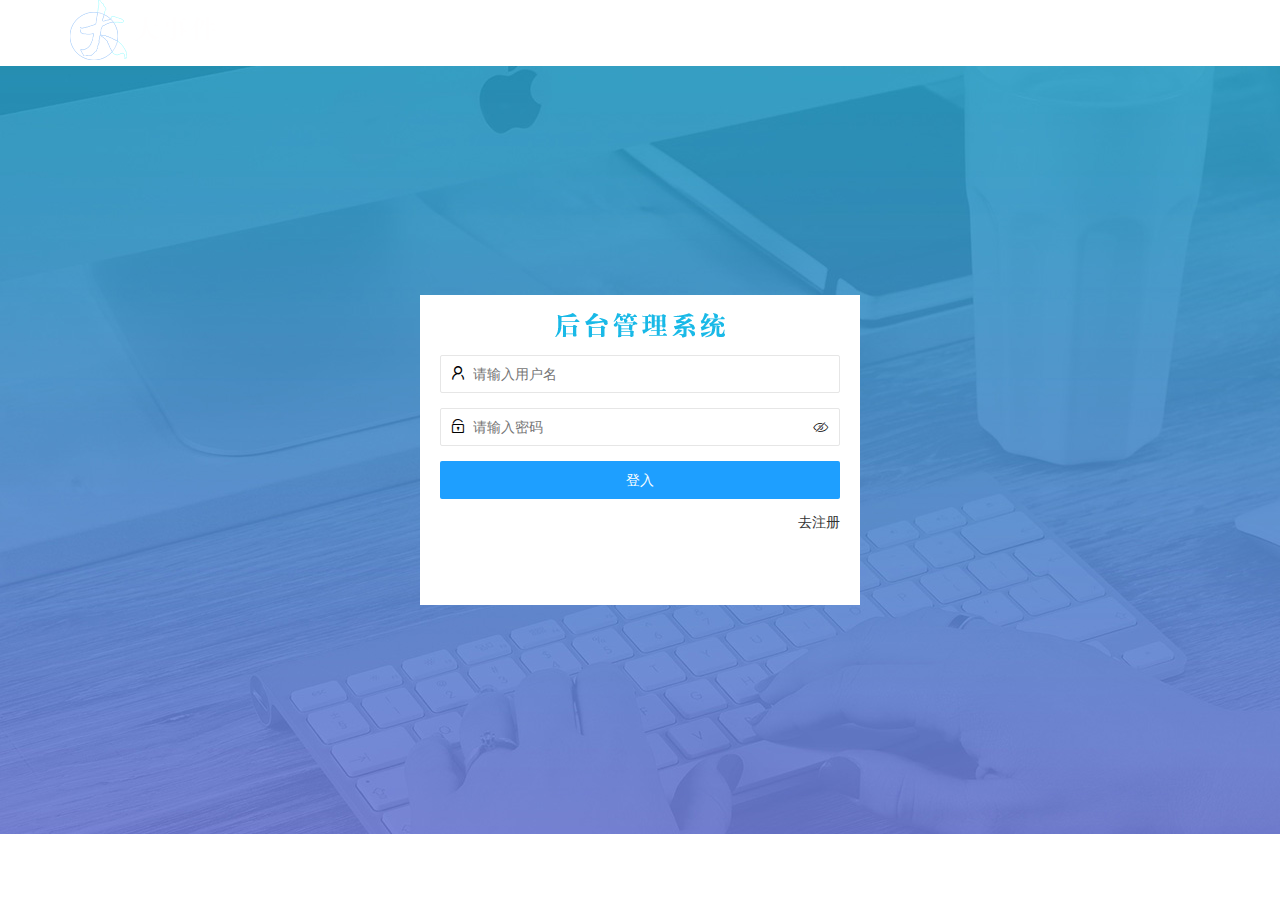
<file: login.html>
<!DOCTYPE html>
<html lang="en">

<head>
    <meta charset="UTF-8">
    <meta http-equiv="X-UA-Compatible" content="IE=edge">
    <meta name="viewport" content="width=device-width, initial-scale=1.0">
    <title>Document</title>

    <link rel="stylesheet" href="./assets/lib/layui/css/layui.css" />
    <link rel="stylesheet" href="/download/font_3752671_3wz2qr16ye6/iconfont.css">
    <link rel="stylesheet" href="./assets/css/login.css" />
</head>

<body>
    <!-- logo -->
    <div class="layui-main">
        <img src="./assets/images/logo.png" alt="">
    </div>
    <!-- 登入和注册的操作区域 -->
    <div class="logAndRegBOX">
        <!-- 登入盒子 -->
        <div class="box-tittle"></div>

        <div class="login_box">
            <!-- 表单 -->
            <form class="layui-form" id="form_login">
                <div class="layui-form-item">
                    <i class="layui-icon layui-icon-username"></i>

                    <input type="text" name="username" required lay-verify="required" placeholder="请输入用户名" autocomplete="off" class="layui-input">

                </div>
                <div class="layui-form-item">
                    <i class="layui-icon layui-icon-password"></i>

                    <input type="password" name="password" required lay-verify="required|pass" placeholder="请输入密码" autocomplete="off" class="layui-input">
                    <i class="iconfont icon-yanjing_xianshi_o" id="login_icon-see" style="display: none;"></i>
                    <i class="iconfont icon-yanjing_yincang_o"></i>

                </div>
                <div class="layui-form-item">
                    <button class="layui-btn layui-btn-fluid  layui-btn-normal" lay-submit lay-filter="formDemo">登入</button>

                </div>

            </form>
            <!-- 跳转到注册的按钮 -->
            <div class="links">
                <a href="javascript:;" id="link_reg">去注册</a>
            </div>
        </div>

        <!-- 注册盒子 -->
        <div class="reg_box">
            <!-- 表单 -->
            <form class="layui-form" id="form_reg">
                <div class="layui-form-item">
                    <i class="layui-icon layui-icon-username"></i>

                    <input type="text" name="username" required lay-verify="required" placeholder="请输入用户名" autocomplete="off" class="layui-input">

                </div>
                <div class="layui-form-item">
                    <i class="layui-icon layui-icon-password"></i>

                    <input type="password" id="regPWD" name="reg_userpwd" required lay-verify="required|pass" placeholder="请输入密码" autocomplete="off" class="layui-input">
                    <i class="iconfont icon-yanjing_xianshi_o" style="display: none;"></i>
                    <i class="iconfont icon-yanjing_yincang_o"></i>

                </div>
                <div class="layui-form-item">
                    <i class="layui-icon layui-icon-password"></i>

                    <input type="password" name="reg_userpwd" required lay-verify="required|pass|repssword" placeholder="请确认密码" autocomplete="off" class="layui-input">
                    <i class="iconfont icon-yanjing_xianshi_o" style="display: none;"></i>
                    <i class="iconfont icon-yanjing_yincang_o"></i>

                </div>
                <div class="layui-form-item">
                    <button class="layui-btn layui-btn-fluid  layui-btn-normal" lay-submit lay-filter="formDemo">登入</button>

                </div>

            </form>
            <!-- 调转到登入的 -->
            <div class="links">
                <a href="javascript:;" id="link_login">去登入</a>
            </div>
        </div>
    </div>
    <script src="/assets/lib/layui/layui.all.js"></script>
    <script src=" /assets/lib/jquery.js "></script>
    <script src="/assets/js/baseAPI.js"></script>
    <script src="/assets/js/login.js "></script>
</body>

</html>
</file>
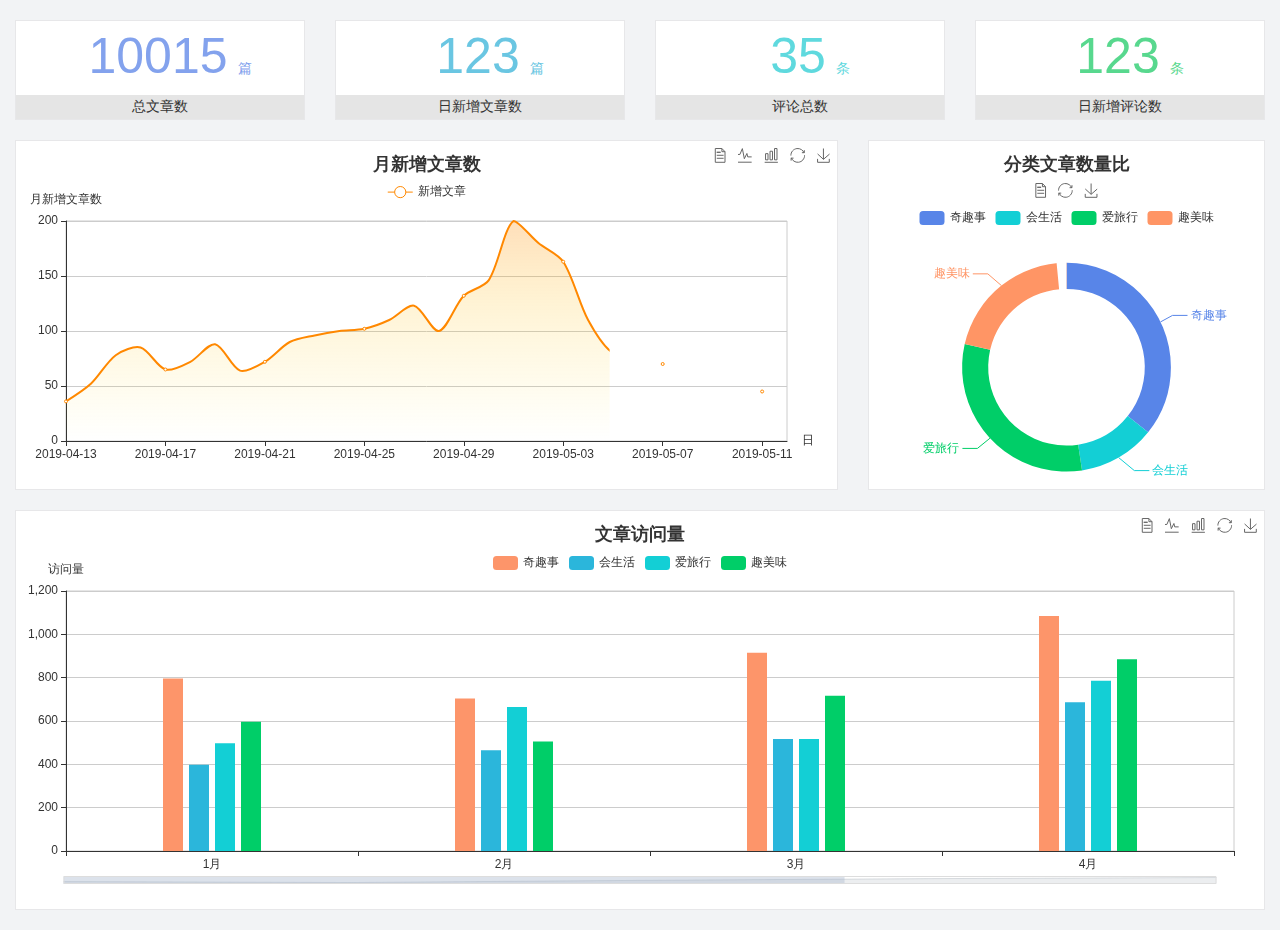
<file: home/dashboard.html>
<!DOCTYPE html>
<html lang="en">

<head>
  <meta charset="UTF-8">
  <meta name="viewport" content="width=device-width, initial-scale=1.0">
  <meta http-equiv="X-UA-Compatible" content="ie=edge">
  <title>图表统计</title>
  <link rel="stylesheet" href="../../assets/lib/bootstrap.css" />
  <link rel="stylesheet" href="../../assets/lib/main.css" />
  <script src="../../assets/lib/jquery.js"></script>
  <script type="text/javascript" src="../../assets/lib/echarts.min.js"></script>
</head>

<body>
  <div class="container-fluid">
    <div class="row spannel_list">
      <div class="col-sm-3 col-xs-6">
        <div class="spannel">
          <em>10015</em><span>篇</span>
          <b>总文章数</b>
        </div>
      </div>
      <div class="col-sm-3 col-xs-6">
        <div class="spannel scolor01">
          <em>123</em><span>篇</span>
          <b>日新增文章数</b>
        </div>
      </div>
      <div class="col-sm-3 col-xs-6">
        <div class="spannel scolor02">
          <em>35</em><span>条</span>
          <b>评论总数</b>
        </div>
      </div>
      <div class="col-sm-3 col-xs-6">
        <div class="spannel scolor03">
          <em>123</em><span>条</span>
          <b>日新增评论数</b>
        </div>
      </div>
    </div>
  </div>

  <div class="container-fluid">
    <div class="row curve-pie">
      <div class="col-lg-8 col-md-8">
        <div class="gragh_pannel" id="curve_show"></div>
      </div>
      <div class="col-lg-4 col-md-4">
        <div class="gragh_pannel" id="pie_show"></div>
      </div>
    </div>
  </div>

  <div class="container-fluid">
    <div class="column_pannel" id="column_show"></div>
  </div>

  <script>
    var oChart = echarts.init(document.getElementById('curve_show'));
    var aList_all = [
      { 'count': 36, 'date': '2019-04-13' },
      { 'count': 52, 'date': '2019-04-14' },
      { 'count': 78, 'date': '2019-04-15' },
      { 'count': 85, 'date': '2019-04-16' },
      { 'count': 65, 'date': '2019-04-17' },
      { 'count': 72, 'date': '2019-04-18' },
      { 'count': 88, 'date': '2019-04-19' },
      { 'count': 64, 'date': '2019-04-20' },
      { 'count': 72, 'date': '2019-04-21' },
      { 'count': 90, 'date': '2019-04-22' },
      { 'count': 96, 'date': '2019-04-23' },
      { 'count': 100, 'date': '2019-04-24' },
      { 'count': 102, 'date': '2019-04-25' },
      { 'count': 110, 'date': '2019-04-26' },
      { 'count': 123, 'date': '2019-04-27' },
      { 'count': 100, 'date': '2019-04-28' },
      { 'count': 132, 'date': '2019-04-29' },
      { 'count': 146, 'date': '2019-04-30' },
      { 'count': 200, 'date': '2019-05-01' },
      { 'count': 180, 'date': '2019-05-02' },
      { 'count': 163, 'date': '2019-05-03' },
      { 'count': 110, 'date': '2019-05-04' },
      { 'count': 80, 'date': '2019-05-05' },
      { 'count': 82, 'date': '2019-05-06' },
      { 'count': 70, 'date': '2019-05-07' },
      { 'count': 65, 'date': '2019-05-08' },
      { 'count': 54, 'date': '2019-05-09' },
      { 'count': 40, 'date': '2019-05-10' },
      { 'count': 45, 'date': '2019-05-11' },
      { 'count': 38, 'date': '2019-05-12' },
    ];

    let aCount = [];
    let aDate = [];

    for (var i = 0; i < aList_all.length; i++) {
      aCount.push(aList_all[i].count);
      aDate.push(aList_all[i].date);
    }

    var chartopt = {
      title: {
        text: '月新增文章数',
        left: 'center',
        top: '10'
      },
      tooltip: {
        trigger: 'axis'
      },
      legend: {
        data: ['新增文章'],
        top: '40'
      },
      toolbox: {
        show: true,
        feature: {
          mark: { show: true },
          dataView: { show: true, readOnly: false },
          magicType: { show: true, type: ['line', 'bar'] },
          restore: { show: true },
          saveAsImage: { show: true }
        }
      },
      calculable: true,
      xAxis: [
        {
          name: '日',
          type: 'category',
          boundaryGap: false,
          data: aDate
        }
      ],
      yAxis: [
        {
          name: '月新增文章数',
          type: 'value'
        }
      ],
      series: [
        {
          name: '新增文章',
          type: 'line',
          smooth: true,
          itemStyle: { normal: { areaStyle: { type: 'default' }, color: '#f80' }, lineStyle: { color: '#f80' } },
          data: aCount
        }],
      areaStyle: {
        normal: {
          color: new echarts.graphic.LinearGradient(0, 0, 0, 1, [{
            offset: 0,
            color: 'rgba(255,136,0,0.39)'
          }, {
            offset: .34,
            color: 'rgba(255,180,0,0.25)'
          }, {
            offset: 1,
            color: 'rgba(255,222,0,0.00)'
          }])

        }
      },
      grid: {
        show: true,
        x: 50,
        x2: 50,
        y: 80,
        height: 220
      }
    };

    oChart.setOption(chartopt);


    var oPie = echarts.init(document.getElementById('pie_show'));
    var oPieopt =
    {
      title: {
        top: 10,
        text: '分类文章数量比',
        x: 'center'
      },
      tooltip: {
        trigger: 'item',
        formatter: "{a} <br/>{b} : {c} ({d}%)"
      },
      color: ['#5885e8', '#13cfd5', '#00ce68', '#ff9565'],
      legend: {
        x: 'center',
        top: 65,
        data: ['奇趣事', '会生活', '爱旅行', '趣美味']
      },
      toolbox: {
        show: true,
        x: 'center',
        top: 35,
        feature: {
          mark: { show: true },
          dataView: { show: true, readOnly: false },
          magicType: {
            show: true,
            type: ['pie', 'funnel'],
            option: {
              funnel: {
                x: '25%',
                width: '50%',
                funnelAlign: 'left',
                max: 1548
              }
            }
          },
          restore: { show: true },
          saveAsImage: { show: true }
        }
      },
      calculable: true,
      series: [
        {
          name: '访问来源',
          type: 'pie',
          radius: ['45%', '60%'],
          center: ['50%', '65%'],
          data: [
            { value: 300, name: '奇趣事' },
            { value: 100, name: '会生活' },
            { value: 260, name: '爱旅行' },
            { value: 180, name: '趣美味' }
          ]
        }
      ]
    };
    oPie.setOption(oPieopt);



    var oColumn = this.echarts.init(document.getElementById('column_show'));
    var oColumnopt =
    {
      title: {
        text: '文章访问量',
        left: 'center',
        top: '10'
      },
      tooltip: {
        trigger: 'axis'
      },
      legend: {
        data: ['奇趣事', '会生活', '爱旅行', '趣美味'],
        top: '40'
      },
      toolbox: {
        show: true,
        feature: {
          mark: { show: true },
          dataView: { show: true, readOnly: false },
          magicType: { show: true, type: ['line', 'bar'] },
          restore: { show: true },
          saveAsImage: { show: true }
        }
      },
      calculable: true,
      xAxis: [
        {
          type: 'category',
          data: ['1月', '2月', '3月', '4月', '5月']
        }
      ],
      yAxis: [
        {
          name: '访问量',
          type: 'value'
        }
      ],
      series: [
        {
          name: '奇趣事',
          type: 'bar',
          barWidth: 20,
          itemStyle: {
            normal: { areaStyle: { type: 'default' }, color: '#fd956a' }
          },
          data: [800, 708, 920, 1090, 1200]
        },
        {
          name: '会生活',
          type: 'bar',
          barWidth: 20,
          itemStyle: {
            normal: { areaStyle: { type: 'default' }, color: '#2bb6db' }
          },
          data: [400, 468, 520, 690, 800]
        },
        {
          name: '爱旅行',
          type: 'bar',
          barWidth: 20,
          itemStyle: {
            normal: { areaStyle: { type: 'default' }, color: '#13cfd5' }
          },
          data: [500, 668, 520, 790, 900]
        },
        {
          name: '趣美味',
          type: 'bar',
          barWidth: 20,
          itemStyle: {
            normal: { areaStyle: { type: 'default' }, color: '#00ce68' }
          },
          data: [600, 508, 720, 890, 1000]
        }
      ],
      grid: {
        show: true,
        x: 50,
        x2: 30,
        y: 80,
        height: 260
      },
      dataZoom: [//给x轴设置滚动条
        {
          start: 0,//默认为0
          end: 100 - 1000 / 31,//默认为100
          type: 'slider',
          show: true,
          xAxisIndex: [0],
          handleSize: 0,//滑动条的 左右2个滑动条的大小
          height: 8,//组件高度
          left: 45, //左边的距离
          right: 50,//右边的距离
          bottom: 26,//右边的距离
          handleColor: '#ddd',//h滑动图标的颜色
          handleStyle: {
            borderColor: "#cacaca",
            borderWidth: "1",
            shadowBlur: 2,
            background: "#ddd",
            shadowColor: "#ddd",
          }
        }]
    };
    oColumn.setOption(oColumnopt);
  </script>
</body>

</html>
</file>
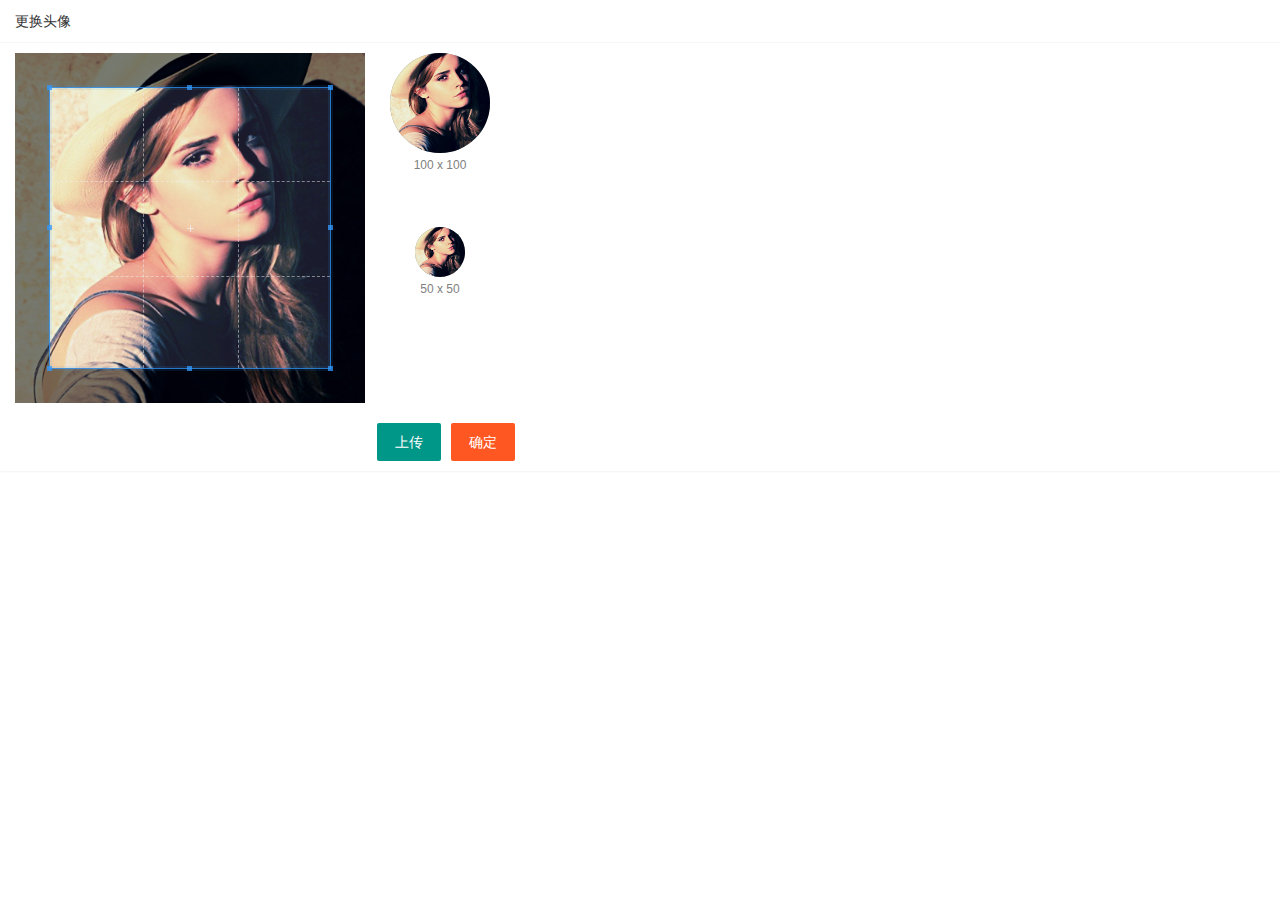
<file: user/user_avater.html>
<!DOCTYPE html>
<html lang="en">

<head>
    <meta charset="UTF-8" />
    <meta name="viewport" content="width=device-width, initial-scale=1.0" />
    <title>Document</title>
    <link rel="stylesheet" href="/assets/lib/layui/css/layui.css" />
    <link rel="stylesheet" href="/assets/lib/cropper/cropper.css" />
    <link rel="stylesheet" href="/assets/css/user/user_avatar.css" />
</head>

<body>
    <!-- 卡片区域 -->
    <div class="layui-card">
        <div class="layui-card-header">更换头像</div>
        <div class="layui-card-body">
            <!-- 第一行的图片裁剪和预览区域 -->
            <div class="row1">
                <!-- 图片裁剪区域 -->
                <div class="cropper-box">
                    <!-- 这个 img 标签很重要，将来会把它初始化为裁剪区域 -->
                    <img id="image" src="/assets/images/sample.jpg" />
                </div>
                <!-- 图片的预览区域 -->
                <div class="preview-box">
                    <div>
                        <!-- 宽高为 100px 的预览区域 -->
                        <div class="img-preview w100"></div>
                        <p class="size">100 x 100</p>
                    </div>
                    <div>
                        <!-- 宽高为 50px 的预览区域 -->
                        <div class="img-preview w50"></div>
                        <p class="size">50 x 50</p>
                    </div>
                </div>
            </div>

            <!-- 第二行的按钮区域 -->
            <div class="row2">
                <!-- 通过 accept 属性，可以指定，允许用户选择什么类型的文件 -->
                <input type="file" id="file" accept="image/png,image/jpeg" style="display: none;" />
                <button type="button" class="layui-btn" id="btnChooseImage">上传</button>
                <button type="button" class="layui-btn layui-btn-danger" id="btnUpload">确定</button>
            </div>
        </div>
    </div>

    <script src="/assets/lib/layui/layui.all.js"></script>
    <script src="/assets/lib/jquery.js"></script>
    <script src="/assets/lib/cropper/Cropper.js"></script>
    <script src="/assets/lib/cropper/jquery-cropper.js"></script>
    <script src="/assets/js/baseAPI.js"></script>
    <script src="/assets/js/user/user_avatar.js"></script>
</body>

</html>
</file>
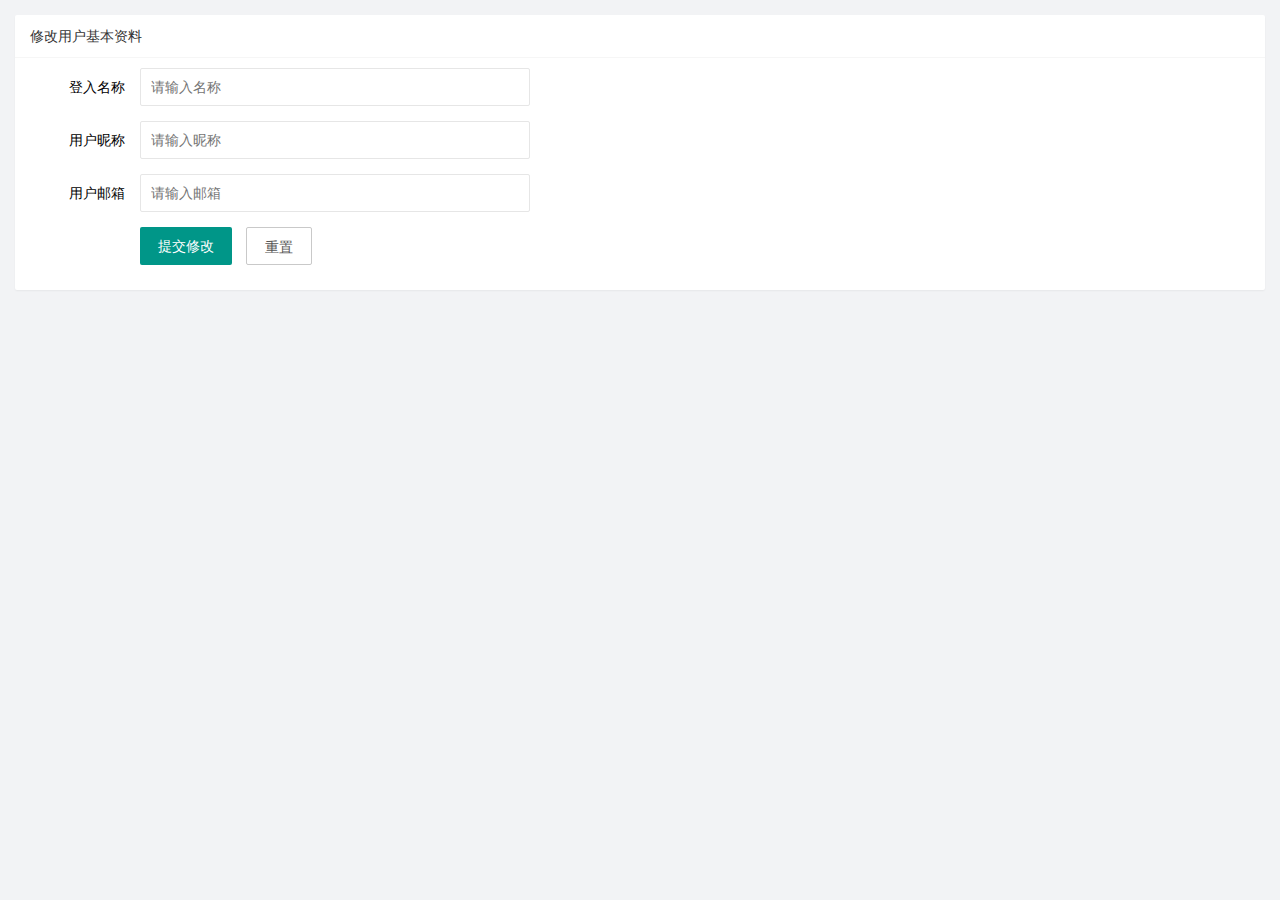
<file: user/user_info.html>
<!DOCTYPE html>
<html lang="en">

<head>
    <meta charset="UTF-8">
    <meta http-equiv="X-UA-Compatible" content="IE=edge">
    <meta name="viewport" content="width=device-width, initial-scale=1.0">
    <title>Document</title>
    <link rel="stylesheet" href="/assets/lib/layui/css/layui.css">
    <link rel="stylesheet" href="/assets/css/user/user.info.css">
</head>

<body>
    <div class="layui-card">
        <div class="layui-card-header">修改用户基本资料</div>
        <div class="layui-card-body">
            <form class="layui-form" lay-filter="formUserInfo">
                <!-- //隐藏域 -->
                <input type="hidden" name="id" id="" class="hideden">
                <div class="layui-form-item">
                    <label class="layui-form-label">登入名称</label>
                    <div class="layui-input-block">
                        <input type="text" name="username" required lay-verify="required" placeholder="请输入名称" autocomplete="off" class="layui-input" readonly>
                    </div>
                </div>
                <div class="layui-form-item">
                    <label class="layui-form-label">用户昵称</label>
                    <div class="layui-input-block">
                        <input type="text" name="nickname" required lay-verify="required|ninkname" placeholder="请输入昵称" autocomplete="off" class="layui-input">
                    </div>
                </div>
                <div class="layui-form-item">
                    <label class="layui-form-label">用户邮箱</label>
                    <div class="layui-input-block">
                        <input type="text" name="email" required lay-verify="required|email" placeholder="请输入邮箱" autocomplete="off" class="layui-input">
                    </div>
                </div>
                <div class="layui-form-item">
                    <div class="layui-input-block">
                        <button class="layui-btn" lay-submit lay-filter="formDemo">提交修改</button>
                        <button type="reset" class="layui-btn layui-btn-primary" id="btn_reset">重置</button>
                    </div>
                </div>


            </form>
        </div>
    </div>
    <!-- 导入 layui 的 js -->
    <script src="/assets/lib/layui/layui.all.js"></script>
    <!-- 导入 jquery -->
    <script src="/assets/lib/jquery.js"></script>
    <script src="/assets/js/baseAPI.js"></script>
    <!-- 导入自己的 js -->
    <script src="/assets/js/user/user_info.js"></script>
</body>

</html>
</file>
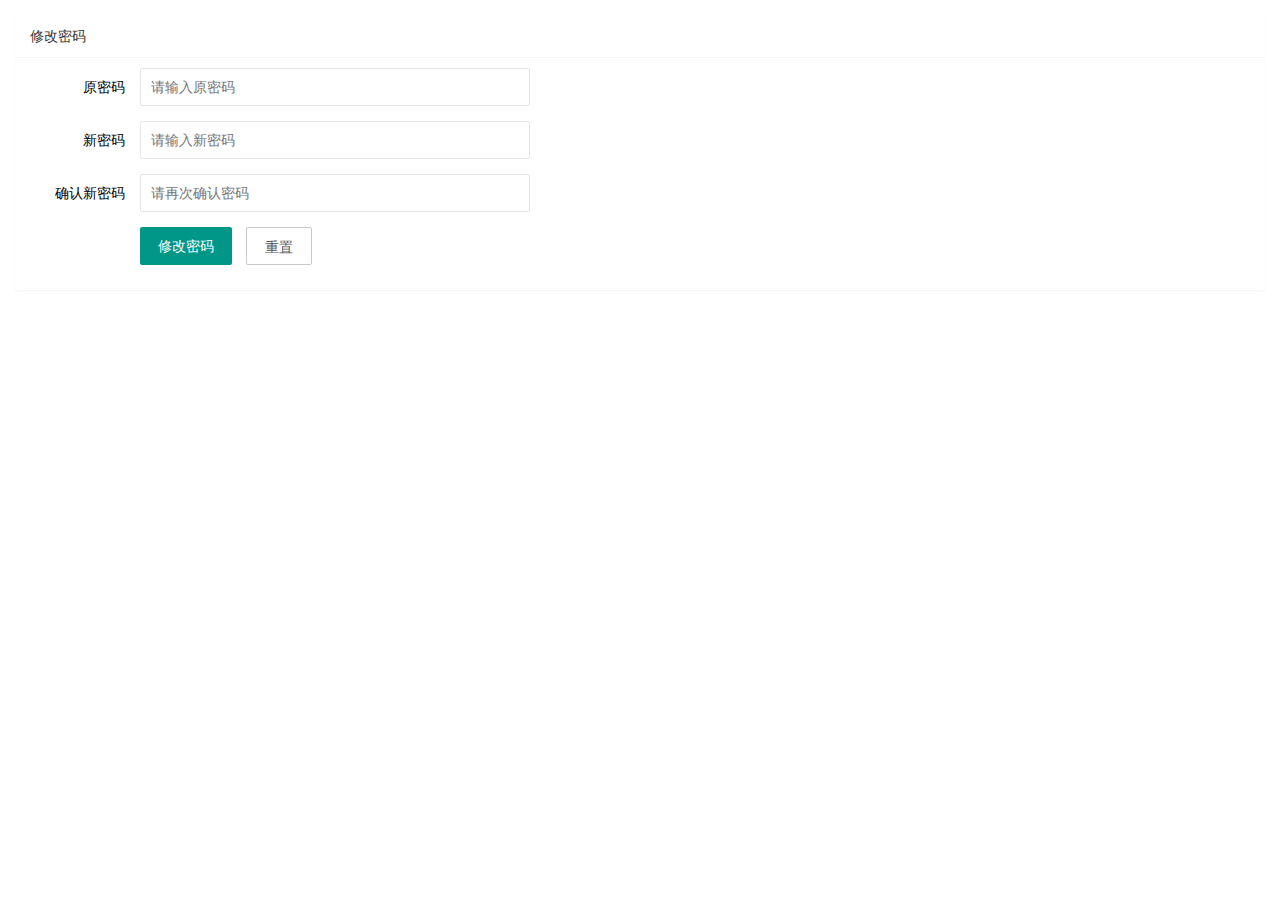
<file: user/user_pwd.html>
<!DOCTYPE html>
<html lang="en">

<head>
    <meta charset="UTF-8" />
    <meta name="viewport" content="width=device-width, initial-scale=1.0" />
    <title>Document</title>
    <link rel="stylesheet" href="/assets/lib/layui/css/layui.css" />
    <link rel="stylesheet" href="/assets/css/user/user_pwd.css" />
</head>

<body>
    <!-- 卡片区域 -->
    <div class="layui-card">
        <div class="layui-card-header">修改密码</div>
        <div class="layui-card-body">
            <form class="layui-form">
                <div class="layui-form-item">
                    <label class="layui-form-label">原密码</label>
                    <div class="layui-input-block">
                        <input type="password" name="oldPwd" required lay-verify="required|pwd" placeholder="请输入原密码" autocomplete="off" class="layui-input" />
                    </div>
                </div>
                <div class="layui-form-item">
                    <label class="layui-form-label">新密码</label>
                    <div class="layui-input-block">
                        <input type="password" name="newPwd" required lay-verify="required|pwd|samePwd" placeholder="请输入新密码" autocomplete="off" class="layui-input" />
                    </div>
                </div>
                <div class="layui-form-item">
                    <label class="layui-form-label">确认新密码</label>
                    <div class="layui-input-block">
                        <input type="password" name="rePwd" required lay-verify="required|pwd|repwd" placeholder="请再次确认密码" autocomplete="off" class="layui-input" />
                    </div>
                </div>
                <div class="layui-form-item">
                    <div class="layui-input-block">
                        <button class="layui-btn" lay-submit lay-filter="formDemo">修改密码</button>
                        <button type="reset" class="layui-btn layui-btn-primary">重置</button>
                    </div>
                </div>
            </form>
        </div>
    </div>

    <!-- 导入 layui 的 js -->
    <script src="/assets/lib/layui/layui.all.js"></script>
    <!-- 导入 jQuery -->
    <script src="/assets/lib/jquery.js"></script>
    <!-- 导入 baseAPI -->
    <script src="/assets/js/baseAPI.js"></script>
    <!-- 导入自己的 js -->
    <script src="/assets/js/user/user_pwd.js"></script>
</body>

</html>
</file>
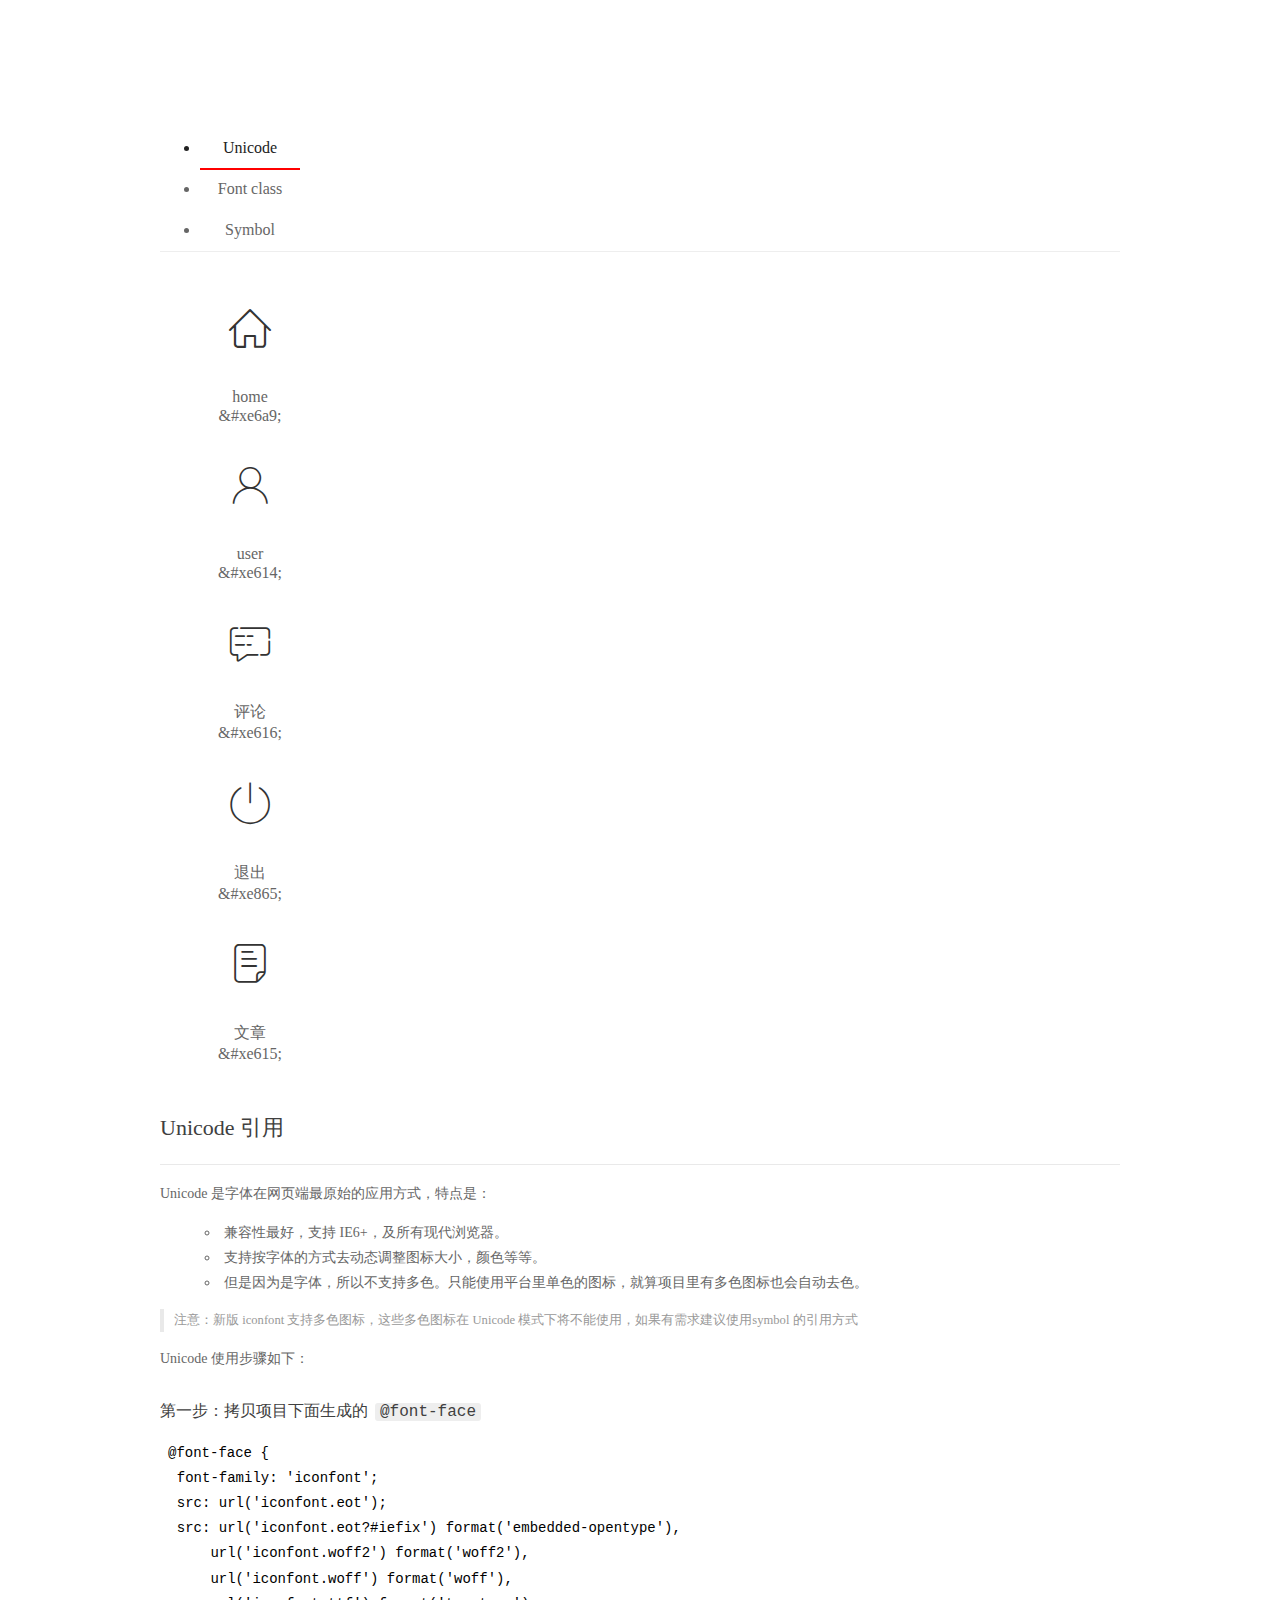
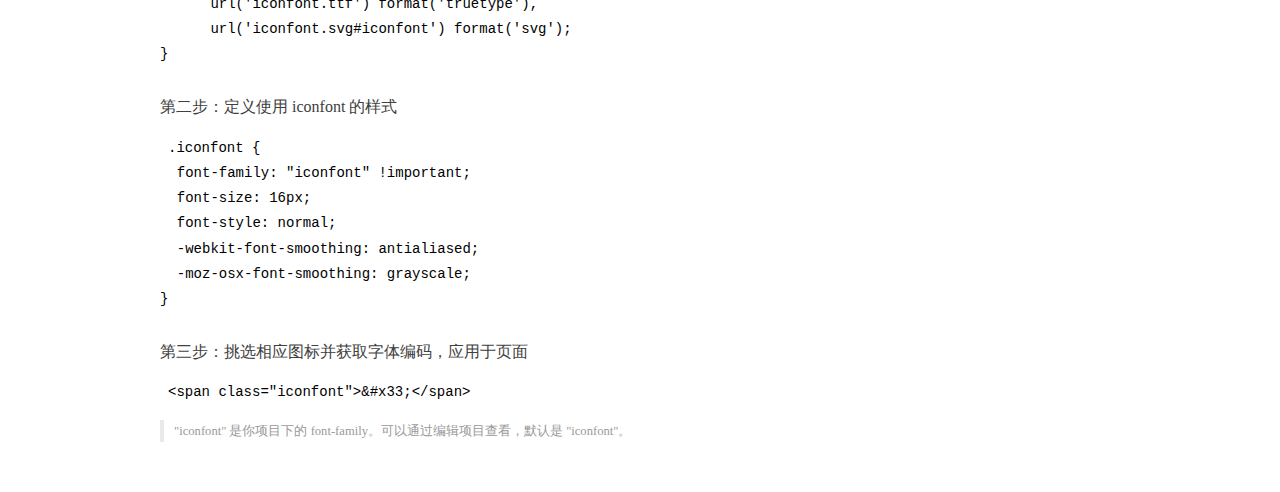
<file: assets/fonts/demo_index.html>
<!DOCTYPE html>
<html>
<head>
  <meta charset="utf-8"/>
  <title>IconFont Demo</title>
  <link rel="shortcut icon" href="https://gtms04.alicdn.com/tps/i4/TB1_oz6GVXXXXaFXpXXJDFnIXXX-64-64.ico" type="image/x-icon"/>
  <link rel="stylesheet" href="https://g.alicdn.com/thx/cube/1.3.2/cube.min.css">
  <link rel="stylesheet" href="demo.css">
  <link rel="stylesheet" href="iconfont.css">
  <script src="iconfont.js"></script>
  <!-- jQuery -->
  <script src="https://a1.alicdn.com/oss/uploads/2018/12/26/7bfddb60-08e8-11e9-9b04-53e73bb6408b.js"></script>
  <!-- 代码高亮 -->
  <script src="https://a1.alicdn.com/oss/uploads/2018/12/26/a3f714d0-08e6-11e9-8a15-ebf944d7534c.js"></script>
</head>
<body>
  <div class="main">
    <h1 class="logo"><a href="https://www.iconfont.cn/" title="iconfont 首页" target="_blank">&#xe86b;</a></h1>
    <div class="nav-tabs">
      <ul id="tabs" class="dib-box">
        <li class="dib active"><span>Unicode</span></li>
        <li class="dib"><span>Font class</span></li>
        <li class="dib"><span>Symbol</span></li>
      </ul>
      
    </div>
    <div class="tab-container">
      <div class="content unicode" style="display: block;">
          <ul class="icon_lists dib-box">
          
            <li class="dib">
              <span class="icon iconfont">&#xe6a9;</span>
                <div class="name">home</div>
                <div class="code-name">&amp;#xe6a9;</div>
              </li>
          
            <li class="dib">
              <span class="icon iconfont">&#xe614;</span>
                <div class="name">user</div>
                <div class="code-name">&amp;#xe614;</div>
              </li>
          
            <li class="dib">
              <span class="icon iconfont">&#xe616;</span>
                <div class="name">评论</div>
                <div class="code-name">&amp;#xe616;</div>
              </li>
          
            <li class="dib">
              <span class="icon iconfont">&#xe865;</span>
                <div class="name">退出</div>
                <div class="code-name">&amp;#xe865;</div>
              </li>
          
            <li class="dib">
              <span class="icon iconfont">&#xe615;</span>
                <div class="name">文章</div>
                <div class="code-name">&amp;#xe615;</div>
              </li>
          
          </ul>
          <div class="article markdown">
          <h2 id="unicode-">Unicode 引用</h2>
          <hr>

          <p>Unicode 是字体在网页端最原始的应用方式，特点是：</p>
          <ul>
            <li>兼容性最好，支持 IE6+，及所有现代浏览器。</li>
            <li>支持按字体的方式去动态调整图标大小，颜色等等。</li>
            <li>但是因为是字体，所以不支持多色。只能使用平台里单色的图标，就算项目里有多色图标也会自动去色。</li>
          </ul>
          <blockquote>
            <p>注意：新版 iconfont 支持多色图标，这些多色图标在 Unicode 模式下将不能使用，如果有需求建议使用symbol 的引用方式</p>
          </blockquote>
          <p>Unicode 使用步骤如下：</p>
          <h3 id="-font-face">第一步：拷贝项目下面生成的 <code>@font-face</code></h3>
<pre><code class="language-css"
>@font-face {
  font-family: 'iconfont';
  src: url('iconfont.eot');
  src: url('iconfont.eot?#iefix') format('embedded-opentype'),
      url('iconfont.woff2') format('woff2'),
      url('iconfont.woff') format('woff'),
      url('iconfont.ttf') format('truetype'),
      url('iconfont.svg#iconfont') format('svg');
}
</code></pre>
          <h3 id="-iconfont-">第二步：定义使用 iconfont 的样式</h3>
<pre><code class="language-css"
>.iconfont {
  font-family: "iconfont" !important;
  font-size: 16px;
  font-style: normal;
  -webkit-font-smoothing: antialiased;
  -moz-osx-font-smoothing: grayscale;
}
</code></pre>
          <h3 id="-">第三步：挑选相应图标并获取字体编码，应用于页面</h3>
<pre>
<code class="language-html"
>&lt;span class="iconfont"&gt;&amp;#x33;&lt;/span&gt;
</code></pre>
          <blockquote>
            <p>"iconfont" 是你项目下的 font-family。可以通过编辑项目查看，默认是 "iconfont"。</p>
          </blockquote>
          </div>
      </div>
      <div class="content font-class">
        <ul class="icon_lists dib-box">
          
          <li class="dib">
            <span class="icon iconfont icon-home"></span>
            <div class="name">
              home
            </div>
            <div class="code-name">.icon-home
            </div>
          </li>
          
          <li class="dib">
            <span class="icon iconfont icon-user"></span>
            <div class="name">
              user
            </div>
            <div class="code-name">.icon-user
            </div>
          </li>
          
          <li class="dib">
            <span class="icon iconfont icon-pinglun"></span>
            <div class="name">
              评论
            </div>
            <div class="code-name">.icon-pinglun
            </div>
          </li>
          
          <li class="dib">
            <span class="icon iconfont icon-tuichu"></span>
            <div class="name">
              退出
            </div>
            <div class="code-name">.icon-tuichu
            </div>
          </li>
          
          <li class="dib">
            <span class="icon iconfont icon-16"></span>
            <div class="name">
              文章
            </div>
            <div class="code-name">.icon-16
            </div>
          </li>
          
        </ul>
        <div class="article markdown">
        <h2 id="font-class-">font-class 引用</h2>
        <hr>

        <p>font-class 是 Unicode 使用方式的一种变种，主要是解决 Unicode 书写不直观，语意不明确的问题。</p>
        <p>与 Unicode 使用方式相比，具有如下特点：</p>
        <ul>
          <li>兼容性良好，支持 IE8+，及所有现代浏览器。</li>
          <li>相比于 Unicode 语意明确，书写更直观。可以很容易分辨这个 icon 是什么。</li>
          <li>因为使用 class 来定义图标，所以当要替换图标时，只需要修改 class 里面的 Unicode 引用。</li>
          <li>不过因为本质上还是使用的字体，所以多色图标还是不支持的。</li>
        </ul>
        <p>使用步骤如下：</p>
        <h3 id="-fontclass-">第一步：引入项目下面生成的 fontclass 代码：</h3>
<pre><code class="language-html">&lt;link rel="stylesheet" href="./iconfont.css"&gt;
</code></pre>
        <h3 id="-">第二步：挑选相应图标并获取类名，应用于页面：</h3>
<pre><code class="language-html">&lt;span class="iconfont icon-xxx"&gt;&lt;/span&gt;
</code></pre>
        <blockquote>
          <p>"
            iconfont" 是你项目下的 font-family。可以通过编辑项目查看，默认是 "iconfont"。</p>
        </blockquote>
      </div>
      </div>
      <div class="content symbol">
          <ul class="icon_lists dib-box">
          
            <li class="dib">
                <svg class="icon svg-icon" aria-hidden="true">
                  <use xlink:href="#icon-home"></use>
                </svg>
                <div class="name">home</div>
                <div class="code-name">#icon-home</div>
            </li>
          
            <li class="dib">
                <svg class="icon svg-icon" aria-hidden="true">
                  <use xlink:href="#icon-user"></use>
                </svg>
                <div class="name">user</div>
                <div class="code-name">#icon-user</div>
            </li>
          
            <li class="dib">
                <svg class="icon svg-icon" aria-hidden="true">
                  <use xlink:href="#icon-pinglun"></use>
                </svg>
                <div class="name">评论</div>
                <div class="code-name">#icon-pinglun</div>
            </li>
          
            <li class="dib">
                <svg class="icon svg-icon" aria-hidden="true">
                  <use xlink:href="#icon-tuichu"></use>
                </svg>
                <div class="name">退出</div>
                <div class="code-name">#icon-tuichu</div>
            </li>
          
            <li class="dib">
                <svg class="icon svg-icon" aria-hidden="true">
                  <use xlink:href="#icon-16"></use>
                </svg>
                <div class="name">文章</div>
                <div class="code-name">#icon-16</div>
            </li>
          
          </ul>
          <div class="article markdown">
          <h2 id="symbol-">Symbol 引用</h2>
          <hr>

          <p>这是一种全新的使用方式，应该说这才是未来的主流，也是平台目前推荐的用法。相关介绍可以参考这篇<a href="">文章</a>
            这种用法其实是做了一个 SVG 的集合，与另外两种相比具有如下特点：</p>
          <ul>
            <li>支持多色图标了，不再受单色限制。</li>
            <li>通过一些技巧，支持像字体那样，通过 <code>font-size</code>, <code>color</code> 来调整样式。</li>
            <li>兼容性较差，支持 IE9+，及现代浏览器。</li>
            <li>浏览器渲染 SVG 的性能一般，还不如 png。</li>
          </ul>
          <p>使用步骤如下：</p>
          <h3 id="-symbol-">第一步：引入项目下面生成的 symbol 代码：</h3>
<pre><code class="language-html">&lt;script src="./iconfont.js"&gt;&lt;/script&gt;
</code></pre>
          <h3 id="-css-">第二步：加入通用 CSS 代码（引入一次就行）：</h3>
<pre><code class="language-html">&lt;style&gt;
.icon {
  width: 1em;
  height: 1em;
  vertical-align: -0.15em;
  fill: currentColor;
  overflow: hidden;
}
&lt;/style&gt;
</code></pre>
          <h3 id="-">第三步：挑选相应图标并获取类名，应用于页面：</h3>
<pre><code class="language-html">&lt;svg class="icon" aria-hidden="true"&gt;
  &lt;use xlink:href="#icon-xxx"&gt;&lt;/use&gt;
&lt;/svg&gt;
</code></pre>
          </div>
      </div>

    </div>
  </div>
  <script>
  $(document).ready(function () {
      $('.tab-container .content:first').show()

      $('#tabs li').click(function (e) {
        var tabContent = $('.tab-container .content')
        var index = $(this).index()

        if ($(this).hasClass('active')) {
          return
        } else {
          $('#tabs li').removeClass('active')
          $(this).addClass('active')

          tabContent.hide().eq(index).fadeIn()
        }
      })
    })
  </script>
</body>
</html>
</file>
<file: assets/lib/layui/css/layui.css>
/** layui-v2.5.5 MIT License By https://www.layui.com */
 .layui-inline,img{display:inline-block;vertical-align:middle}h1,h2,h3,h4,h5,h6{font-weight:400}.layui-edge,.layui-header,.layui-inline,.layui-main{position:relative}.layui-body,.layui-edge,.layui-elip{overflow:hidden}.layui-btn,.layui-edge,.layui-inline,img{vertical-align:middle}.layui-btn,.layui-disabled,.layui-icon,.layui-unselect{-moz-user-select:none;-webkit-user-select:none;-ms-user-select:none}.layui-elip,.layui-form-checkbox span,.layui-form-pane .layui-form-label{text-overflow:ellipsis;white-space:nowrap}.layui-breadcrumb,.layui-tree-btnGroup{visibility:hidden}blockquote,body,button,dd,div,dl,dt,form,h1,h2,h3,h4,h5,h6,input,li,ol,p,pre,td,textarea,th,ul{margin:0;padding:0;-webkit-tap-highlight-color:rgba(0,0,0,0)}a:active,a:hover{outline:0}img{border:none}li{list-style:none}table{border-collapse:collapse;border-spacing:0}h4,h5,h6{font-size:100%}button,input,optgroup,option,select,textarea{font-family:inherit;font-size:inherit;font-style:inherit;font-weight:inherit;outline:0}pre{white-space:pre-wrap;white-space:-moz-pre-wrap;white-space:-pre-wrap;white-space:-o-pre-wrap;word-wrap:break-word}body{line-height:24px;font:14px Helvetica Neue,Helvetica,PingFang SC,Tahoma,Arial,sans-serif}hr{height:1px;margin:10px 0;border:0;clear:both}a{color:#333;text-decoration:none}a:hover{color:#777}a cite{font-style:normal;*cursor:pointer}.layui-border-box,.layui-border-box *{box-sizing:border-box}.layui-box,.layui-box *{box-sizing:content-box}.layui-clear{clear:both;*zoom:1}.layui-clear:after{content:'\20';clear:both;*zoom:1;display:block;height:0}.layui-inline{*display:inline;*zoom:1}.layui-edge{display:inline-block;width:0;height:0;border-width:6px;border-style:dashed;border-color:transparent}.layui-edge-top{top:-4px;border-bottom-color:#999;border-bottom-style:solid}.layui-edge-right{border-left-color:#999;border-left-style:solid}.layui-edge-bottom{top:2px;border-top-color:#999;border-top-style:solid}.layui-edge-left{border-right-color:#999;border-right-style:solid}.layui-disabled,.layui-disabled:hover{color:#d2d2d2!important;cursor:not-allowed!important}.layui-circle{border-radius:100%}.layui-show{display:block!important}.layui-hide{display:none!important}@font-face{font-family:layui-icon;src:url(../font/iconfont.eot?v=250);src:url(../font/iconfont.eot?v=250#iefix) format('embedded-opentype'),url(../font/iconfont.woff2?v=250) format('woff2'),url(../font/iconfont.woff?v=250) format('woff'),url(../font/iconfont.ttf?v=250) format('truetype'),url(../font/iconfont.svg?v=250#layui-icon) format('svg')}.layui-icon{font-family:layui-icon!important;font-size:16px;font-style:normal;-webkit-font-smoothing:antialiased;-moz-osx-font-smoothing:grayscale}.layui-icon-reply-fill:before{content:"\e611"}.layui-icon-set-fill:before{content:"\e614"}.layui-icon-menu-fill:before{content:"\e60f"}.layui-icon-search:before{content:"\e615"}.layui-icon-share:before{content:"\e641"}.layui-icon-set-sm:before{content:"\e620"}.layui-icon-engine:before{content:"\e628"}.layui-icon-close:before{content:"\1006"}.layui-icon-close-fill:before{content:"\1007"}.layui-icon-chart-screen:before{content:"\e629"}.layui-icon-star:before{content:"\e600"}.layui-icon-circle-dot:before{content:"\e617"}.layui-icon-chat:before{content:"\e606"}.layui-icon-release:before{content:"\e609"}.layui-icon-list:before{content:"\e60a"}.layui-icon-chart:before{content:"\e62c"}.layui-icon-ok-circle:before{content:"\1005"}.layui-icon-layim-theme:before{content:"\e61b"}.layui-icon-table:before{content:"\e62d"}.layui-icon-right:before{content:"\e602"}.layui-icon-left:before{content:"\e603"}.layui-icon-cart-simple:before{content:"\e698"}.layui-icon-face-cry:before{content:"\e69c"}.layui-icon-face-smile:before{content:"\e6af"}.layui-icon-survey:before{content:"\e6b2"}.layui-icon-tree:before{content:"\e62e"}.layui-icon-upload-circle:before{content:"\e62f"}.layui-icon-add-circle:before{content:"\e61f"}.layui-icon-download-circle:before{content:"\e601"}.layui-icon-templeate-1:before{content:"\e630"}.layui-icon-util:before{content:"\e631"}.layui-icon-face-surprised:before{content:"\e664"}.layui-icon-edit:before{content:"\e642"}.layui-icon-speaker:before{content:"\e645"}.layui-icon-down:before{content:"\e61a"}.layui-icon-file:before{content:"\e621"}.layui-icon-layouts:before{content:"\e632"}.layui-icon-rate-half:before{content:"\e6c9"}.layui-icon-add-circle-fine:before{content:"\e608"}.layui-icon-prev-circle:before{content:"\e633"}.layui-icon-read:before{content:"\e705"}.layui-icon-404:before{content:"\e61c"}.layui-icon-carousel:before{content:"\e634"}.layui-icon-help:before{content:"\e607"}.layui-icon-code-circle:before{content:"\e635"}.layui-icon-water:before{content:"\e636"}.layui-icon-username:before{content:"\e66f"}.layui-icon-find-fill:before{content:"\e670"}.layui-icon-about:before{content:"\e60b"}.layui-icon-location:before{content:"\e715"}.layui-icon-up:before{content:"\e619"}.layui-icon-pause:before{content:"\e651"}.layui-icon-date:before{content:"\e637"}.layui-icon-layim-uploadfile:before{content:"\e61d"}.layui-icon-delete:before{content:"\e640"}.layui-icon-play:before{content:"\e652"}.layui-icon-top:before{content:"\e604"}.layui-icon-friends:before{content:"\e612"}.layui-icon-refresh-3:before{content:"\e9aa"}.layui-icon-ok:before{content:"\e605"}.layui-icon-layer:before{content:"\e638"}.layui-icon-face-smile-fine:before{content:"\e60c"}.layui-icon-dollar:before{content:"\e659"}.layui-icon-group:before{content:"\e613"}.layui-icon-layim-download:before{content:"\e61e"}.layui-icon-picture-fine:before{content:"\e60d"}.layui-icon-link:before{content:"\e64c"}.layui-icon-diamond:before{content:"\e735"}.layui-icon-log:before{content:"\e60e"}.layui-icon-rate-solid:before{content:"\e67a"}.layui-icon-fonts-del:before{content:"\e64f"}.layui-icon-unlink:before{content:"\e64d"}.layui-icon-fonts-clear:before{content:"\e639"}.layui-icon-triangle-r:before{content:"\e623"}.layui-icon-circle:before{content:"\e63f"}.layui-icon-radio:before{content:"\e643"}.layui-icon-align-center:before{content:"\e647"}.layui-icon-align-right:before{content:"\e648"}.layui-icon-align-left:before{content:"\e649"}.layui-icon-loading-1:before{content:"\e63e"}.layui-icon-return:before{content:"\e65c"}.layui-icon-fonts-strong:before{content:"\e62b"}.layui-icon-upload:before{content:"\e67c"}.layui-icon-dialogue:before{content:"\e63a"}.layui-icon-video:before{content:"\e6ed"}.layui-icon-headset:before{content:"\e6fc"}.layui-icon-cellphone-fine:before{content:"\e63b"}.layui-icon-add-1:before{content:"\e654"}.layui-icon-face-smile-b:before{content:"\e650"}.layui-icon-fonts-html:before{content:"\e64b"}.layui-icon-form:before{content:"\e63c"}.layui-icon-cart:before{content:"\e657"}.layui-icon-camera-fill:before{content:"\e65d"}.layui-icon-tabs:before{content:"\e62a"}.layui-icon-fonts-code:before{content:"\e64e"}.layui-icon-fire:before{content:"\e756"}.layui-icon-set:before{content:"\e716"}.layui-icon-fonts-u:before{content:"\e646"}.layui-icon-triangle-d:before{content:"\e625"}.layui-icon-tips:before{content:"\e702"}.layui-icon-picture:before{content:"\e64a"}.layui-icon-more-vertical:before{content:"\e671"}.layui-icon-flag:before{content:"\e66c"}.layui-icon-loading:before{content:"\e63d"}.layui-icon-fonts-i:before{content:"\e644"}.layui-icon-refresh-1:before{content:"\e666"}.layui-icon-rmb:before{content:"\e65e"}.layui-icon-home:before{content:"\e68e"}.layui-icon-user:before{content:"\e770"}.layui-icon-notice:before{content:"\e667"}.layui-icon-login-weibo:before{content:"\e675"}.layui-icon-voice:before{content:"\e688"}.layui-icon-upload-drag:before{content:"\e681"}.layui-icon-login-qq:before{content:"\e676"}.layui-icon-snowflake:before{content:"\e6b1"}.layui-icon-file-b:before{content:"\e655"}.layui-icon-template:before{content:"\e663"}.layui-icon-auz:before{content:"\e672"}.layui-icon-console:before{content:"\e665"}.layui-icon-app:before{content:"\e653"}.layui-icon-prev:before{content:"\e65a"}.layui-icon-website:before{content:"\e7ae"}.layui-icon-next:before{content:"\e65b"}.layui-icon-component:before{content:"\e857"}.layui-icon-more:before{content:"\e65f"}.layui-icon-login-wechat:before{content:"\e677"}.layui-icon-shrink-right:before{content:"\e668"}.layui-icon-spread-left:before{content:"\e66b"}.layui-icon-camera:before{content:"\e660"}.layui-icon-note:before{content:"\e66e"}.layui-icon-refresh:before{content:"\e669"}.layui-icon-female:before{content:"\e661"}.layui-icon-male:before{content:"\e662"}.layui-icon-password:before{content:"\e673"}.layui-icon-senior:before{content:"\e674"}.layui-icon-theme:before{content:"\e66a"}.layui-icon-tread:before{content:"\e6c5"}.layui-icon-praise:before{content:"\e6c6"}.layui-icon-star-fill:before{content:"\e658"}.layui-icon-rate:before{content:"\e67b"}.layui-icon-template-1:before{content:"\e656"}.layui-icon-vercode:before{content:"\e679"}.layui-icon-cellphone:before{content:"\e678"}.layui-icon-screen-full:before{content:"\e622"}.layui-icon-screen-restore:before{content:"\e758"}.layui-icon-cols:before{content:"\e610"}.layui-icon-export:before{content:"\e67d"}.layui-icon-print:before{content:"\e66d"}.layui-icon-slider:before{content:"\e714"}.layui-icon-addition:before{content:"\e624"}.layui-icon-subtraction:before{content:"\e67e"}.layui-icon-service:before{content:"\e626"}.layui-icon-transfer:before{content:"\e691"}.layui-main{width:1140px;margin:0 auto}.layui-header{z-index:1000;height:60px}.layui-header a:hover{transition:all .5s;-webkit-transition:all .5s}.layui-side{position:fixed;left:0;top:0;bottom:0;z-index:999;width:200px;overflow-x:hidden}.layui-side-scroll{position:relative;width:220px;height:100%;overflow-x:hidden}.layui-body{position:absolute;left:200px;right:0;top:0;bottom:0;z-index:998;width:auto;overflow-y:auto;box-sizing:border-box}.layui-layout-body{overflow:hidden}.layui-layout-admin .layui-header{background-color:#23262E}.layui-layout-admin .layui-side{top:60px;width:200px;overflow-x:hidden}.layui-layout-admin .layui-body{position:fixed;top:60px;bottom:44px}.layui-layout-admin .layui-main{width:auto;margin:0 15px}.layui-layout-admin .layui-footer{position:fixed;left:200px;right:0;bottom:0;height:44px;line-height:44px;padding:0 15px;background-color:#eee}.layui-layout-admin .layui-logo{position:absolute;left:0;top:0;width:200px;height:100%;line-height:60px;text-align:center;color:#009688;font-size:16px}.layui-layout-admin .layui-header .layui-nav{background:0 0}.layui-layout-left{position:absolute!important;left:200px;top:0}.layui-layout-right{position:absolute!important;right:0;top:0}.layui-container{position:relative;margin:0 auto;padding:0 15px;box-sizing:border-box}.layui-fluid{position:relative;margin:0 auto;padding:0 15px}.layui-row:after,.layui-row:before{content:'';display:block;clear:both}.layui-col-lg1,.layui-col-lg10,.layui-col-lg11,.layui-col-lg12,.layui-col-lg2,.layui-col-lg3,.layui-col-lg4,.layui-col-lg5,.layui-col-lg6,.layui-col-lg7,.layui-col-lg8,.layui-col-lg9,.layui-col-md1,.layui-col-md10,.layui-col-md11,.layui-col-md12,.layui-col-md2,.layui-col-md3,.layui-col-md4,.layui-col-md5,.layui-col-md6,.layui-col-md7,.layui-col-md8,.layui-col-md9,.layui-col-sm1,.layui-col-sm10,.layui-col-sm11,.layui-col-sm12,.layui-col-sm2,.layui-col-sm3,.layui-col-sm4,.layui-col-sm5,.layui-col-sm6,.layui-col-sm7,.layui-col-sm8,.layui-col-sm9,.layui-col-xs1,.layui-col-xs10,.layui-col-xs11,.layui-col-xs12,.layui-col-xs2,.layui-col-xs3,.layui-col-xs4,.layui-col-xs5,.layui-col-xs6,.layui-col-xs7,.layui-col-xs8,.layui-col-xs9{position:relative;display:block;box-sizing:border-box}.layui-col-xs1,.layui-col-xs10,.layui-col-xs11,.layui-col-xs12,.layui-col-xs2,.layui-col-xs3,.layui-col-xs4,.layui-col-xs5,.layui-col-xs6,.layui-col-xs7,.layui-col-xs8,.layui-col-xs9{float:left}.layui-col-xs1{width:8.33333333%}.layui-col-xs2{width:16.66666667%}.layui-col-xs3{width:25%}.layui-col-xs4{width:33.33333333%}.layui-col-xs5{width:41.66666667%}.layui-col-xs6{width:50%}.layui-col-xs7{width:58.33333333%}.layui-col-xs8{width:66.66666667%}.layui-col-xs9{width:75%}.layui-col-xs10{width:83.33333333%}.layui-col-xs11{width:91.66666667%}.layui-col-xs12{width:100%}.layui-col-xs-offset1{margin-left:8.33333333%}.layui-col-xs-offset2{margin-left:16.66666667%}.layui-col-xs-offset3{margin-left:25%}.layui-col-xs-offset4{margin-left:33.33333333%}.layui-col-xs-offset5{margin-left:41.66666667%}.layui-col-xs-offset6{margin-left:50%}.layui-col-xs-offset7{margin-left:58.33333333%}.layui-col-xs-offset8{margin-left:66.66666667%}.layui-col-xs-offset9{margin-left:75%}.layui-col-xs-offset10{margin-left:83.33333333%}.layui-col-xs-offset11{margin-left:91.66666667%}.layui-col-xs-offset12{margin-left:100%}@media screen and (max-width:768px){.layui-hide-xs{display:none!important}.layui-show-xs-block{display:block!important}.layui-show-xs-inline{display:inline!important}.layui-show-xs-inline-block{display:inline-block!important}}@media screen and (min-width:768px){.layui-container{width:750px}.layui-hide-sm{display:none!important}.layui-show-sm-block{display:block!important}.layui-show-sm-inline{display:inline!important}.layui-show-sm-inline-block{display:inline-block!important}.layui-col-sm1,.layui-col-sm10,.layui-col-sm11,.layui-col-sm12,.layui-col-sm2,.layui-col-sm3,.layui-col-sm4,.layui-col-sm5,.layui-col-sm6,.layui-col-sm7,.layui-col-sm8,.layui-col-sm9{float:left}.layui-col-sm1{width:8.33333333%}.layui-col-sm2{width:16.66666667%}.layui-col-sm3{width:25%}.layui-col-sm4{width:33.33333333%}.layui-col-sm5{width:41.66666667%}.layui-col-sm6{width:50%}.layui-col-sm7{width:58.33333333%}.layui-col-sm8{width:66.66666667%}.layui-col-sm9{width:75%}.layui-col-sm10{width:83.33333333%}.layui-col-sm11{width:91.66666667%}.layui-col-sm12{width:100%}.layui-col-sm-offset1{margin-left:8.33333333%}.layui-col-sm-offset2{margin-left:16.66666667%}.layui-col-sm-offset3{margin-left:25%}.layui-col-sm-offset4{margin-left:33.33333333%}.layui-col-sm-offset5{margin-left:41.66666667%}.layui-col-sm-offset6{margin-left:50%}.layui-col-sm-offset7{margin-left:58.33333333%}.layui-col-sm-offset8{margin-left:66.66666667%}.layui-col-sm-offset9{margin-left:75%}.layui-col-sm-offset10{margin-left:83.33333333%}.layui-col-sm-offset11{margin-left:91.66666667%}.layui-col-sm-offset12{margin-left:100%}}@media screen and (min-width:992px){.layui-container{width:970px}.layui-hide-md{display:none!important}.layui-show-md-block{display:block!important}.layui-show-md-inline{display:inline!important}.layui-show-md-inline-block{display:inline-block!important}.layui-col-md1,.layui-col-md10,.layui-col-md11,.layui-col-md12,.layui-col-md2,.layui-col-md3,.layui-col-md4,.layui-col-md5,.layui-col-md6,.layui-col-md7,.layui-col-md8,.layui-col-md9{float:left}.layui-col-md1{width:8.33333333%}.layui-col-md2{width:16.66666667%}.layui-col-md3{width:25%}.layui-col-md4{width:33.33333333%}.layui-col-md5{width:41.66666667%}.layui-col-md6{width:50%}.layui-col-md7{width:58.33333333%}.layui-col-md8{width:66.66666667%}.layui-col-md9{width:75%}.layui-col-md10{width:83.33333333%}.layui-col-md11{width:91.66666667%}.layui-col-md12{width:100%}.layui-col-md-offset1{margin-left:8.33333333%}.layui-col-md-offset2{margin-left:16.66666667%}.layui-col-md-offset3{margin-left:25%}.layui-col-md-offset4{margin-left:33.33333333%}.layui-col-md-offset5{margin-left:41.66666667%}.layui-col-md-offset6{margin-left:50%}.layui-col-md-offset7{margin-left:58.33333333%}.layui-col-md-offset8{margin-left:66.66666667%}.layui-col-md-offset9{margin-left:75%}.layui-col-md-offset10{margin-left:83.33333333%}.layui-col-md-offset11{margin-left:91.66666667%}.layui-col-md-offset12{margin-left:100%}}@media screen and (min-width:1200px){.layui-container{width:1170px}.layui-hide-lg{display:none!important}.layui-show-lg-block{display:block!important}.layui-show-lg-inline{display:inline!important}.layui-show-lg-inline-block{display:inline-block!important}.layui-col-lg1,.layui-col-lg10,.layui-col-lg11,.layui-col-lg12,.layui-col-lg2,.layui-col-lg3,.layui-col-lg4,.layui-col-lg5,.layui-col-lg6,.layui-col-lg7,.layui-col-lg8,.layui-col-lg9{float:left}.layui-col-lg1{width:8.33333333%}.layui-col-lg2{width:16.66666667%}.layui-col-lg3{width:25%}.layui-col-lg4{width:33.33333333%}.layui-col-lg5{width:41.66666667%}.layui-col-lg6{width:50%}.layui-col-lg7{width:58.33333333%}.layui-col-lg8{width:66.66666667%}.layui-col-lg9{width:75%}.layui-col-lg10{width:83.33333333%}.layui-col-lg11{width:91.66666667%}.layui-col-lg12{width:100%}.layui-col-lg-offset1{margin-left:8.33333333%}.layui-col-lg-offset2{margin-left:16.66666667%}.layui-col-lg-offset3{margin-left:25%}.layui-col-lg-offset4{margin-left:33.33333333%}.layui-col-lg-offset5{margin-left:41.66666667%}.layui-col-lg-offset6{margin-left:50%}.layui-col-lg-offset7{margin-left:58.33333333%}.layui-col-lg-offset8{margin-left:66.66666667%}.layui-col-lg-offset9{margin-left:75%}.layui-col-lg-offset10{margin-left:83.33333333%}.layui-col-lg-offset11{margin-left:91.66666667%}.layui-col-lg-offset12{margin-left:100%}}.layui-col-space1{margin:-.5px}.layui-col-space1>*{padding:.5px}.layui-col-space3{margin:-1.5px}.layui-col-space3>*{padding:1.5px}.layui-col-space5{margin:-2.5px}.layui-col-space5>*{padding:2.5px}.layui-col-space8{margin:-3.5px}.layui-col-space8>*{padding:3.5px}.layui-col-space10{margin:-5px}.layui-col-space10>*{padding:5px}.layui-col-space12{margin:-6px}.layui-col-space12>*{padding:6px}.layui-col-space15{margin:-7.5px}.layui-col-space15>*{padding:7.5px}.layui-col-space18{margin:-9px}.layui-col-space18>*{padding:9px}.layui-col-space20{margin:-10px}.layui-col-space20>*{padding:10px}.layui-col-space22{margin:-11px}.layui-col-space22>*{padding:11px}.layui-col-space25{margin:-12.5px}.layui-col-space25>*{padding:12.5px}.layui-col-space30{margin:-15px}.layui-col-space30>*{padding:15px}.layui-btn,.layui-input,.layui-select,.layui-textarea,.layui-upload-button{outline:0;-webkit-appearance:none;transition:all .3s;-webkit-transition:all .3s;box-sizing:border-box}.layui-elem-quote{margin-bottom:10px;padding:15px;line-height:22px;border-left:5px solid #009688;border-radius:0 2px 2px 0;background-color:#f2f2f2}.layui-quote-nm{border-style:solid;border-width:1px 1px 1px 5px;background:0 0}.layui-elem-field{margin-bottom:10px;padding:0;border-width:1px;border-style:solid}.layui-elem-field legend{margin-left:20px;padding:0 10px;font-size:20px;font-weight:300}.layui-field-title{margin:10px 0 20px;border-width:1px 0 0}.layui-field-box{padding:10px 15px}.layui-field-title .layui-field-box{padding:10px 0}.layui-progress{position:relative;height:6px;border-radius:20px;background-color:#e2e2e2}.layui-progress-bar{position:absolute;left:0;top:0;width:0;max-width:100%;height:6px;border-radius:20px;text-align:right;background-color:#5FB878;transition:all .3s;-webkit-transition:all .3s}.layui-progress-big,.layui-progress-big .layui-progress-bar{height:18px;line-height:18px}.layui-progress-text{position:relative;top:-20px;line-height:18px;font-size:12px;color:#666}.layui-progress-big .layui-progress-text{position:static;padding:0 10px;color:#fff}.layui-collapse{border-width:1px;border-style:solid;border-radius:2px}.layui-colla-content,.layui-colla-item{border-top-width:1px;border-top-style:solid}.layui-colla-item:first-child{border-top:none}.layui-colla-title{position:relative;height:42px;line-height:42px;padding:0 15px 0 35px;color:#333;background-color:#f2f2f2;cursor:pointer;font-size:14px;overflow:hidden}.layui-colla-content{display:none;padding:10px 15px;line-height:22px;color:#666}.layui-colla-icon{position:absolute;left:15px;top:0;font-size:14px}.layui-card{margin-bottom:15px;border-radius:2px;background-color:#fff;box-shadow:0 1px 2px 0 rgba(0,0,0,.05)}.layui-card:last-child{margin-bottom:0}.layui-card-header{position:relative;height:42px;line-height:42px;padding:0 15px;border-bottom:1px solid #f6f6f6;color:#333;border-radius:2px 2px 0 0;font-size:14px}.layui-bg-black,.layui-bg-blue,.layui-bg-cyan,.layui-bg-green,.layui-bg-orange,.layui-bg-red{color:#fff!important}.layui-card-body{position:relative;padding:10px 15px;line-height:24px}.layui-card-body[pad15]{padding:15px}.layui-card-body[pad20]{padding:20px}.layui-card-body .layui-table{margin:5px 0}.layui-card .layui-tab{margin:0}.layui-panel-window{position:relative;padding:15px;border-radius:0;border-top:5px solid #E6E6E6;background-color:#fff}.layui-auxiliar-moving{position:fixed;left:0;right:0;top:0;bottom:0;width:100%;height:100%;background:0 0;z-index:9999999999}.layui-form-label,.layui-form-mid,.layui-form-select,.layui-input-block,.layui-input-inline,.layui-textarea{position:relative}.layui-bg-red{background-color:#FF5722!important}.layui-bg-orange{background-color:#FFB800!important}.layui-bg-green{background-color:#009688!important}.layui-bg-cyan{background-color:#2F4056!important}.layui-bg-blue{background-color:#1E9FFF!important}.layui-bg-black{background-color:#393D49!important}.layui-bg-gray{background-color:#eee!important;color:#666!important}.layui-badge-rim,.layui-colla-content,.layui-colla-item,.layui-collapse,.layui-elem-field,.layui-form-pane .layui-form-item[pane],.layui-form-pane .layui-form-label,.layui-input,.layui-layedit,.layui-layedit-tool,.layui-quote-nm,.layui-select,.layui-tab-bar,.layui-tab-card,.layui-tab-title,.layui-tab-title .layui-this:after,.layui-textarea{border-color:#e6e6e6}.layui-timeline-item:before,hr{background-color:#e6e6e6}.layui-text{line-height:22px;font-size:14px;color:#666}.layui-text h1,.layui-text h2,.layui-text h3{font-weight:500;color:#333}.layui-text h1{font-size:30px}.layui-text h2{font-size:24px}.layui-text h3{font-size:18px}.layui-text a:not(.layui-btn){color:#01AAED}.layui-text a:not(.layui-btn):hover{text-decoration:underline}.layui-text ul{padding:5px 0 5px 15px}.layui-text ul li{margin-top:5px;list-style-type:disc}.layui-text em,.layui-word-aux{color:#999!important;padding:0 5px!important}.layui-btn{display:inline-block;height:38px;line-height:38px;padding:0 18px;background-color:#009688;color:#fff;white-space:nowrap;text-align:center;font-size:14px;border:none;border-radius:2px;cursor:pointer}.layui-btn:hover{opacity:.8;filter:alpha(opacity=80);color:#fff}.layui-btn:active{opacity:1;filter:alpha(opacity=100)}.layui-btn+.layui-btn{margin-left:10px}.layui-btn-container{font-size:0}.layui-btn-container .layui-btn{margin-right:10px;margin-bottom:10px}.layui-btn-container .layui-btn+.layui-btn{margin-left:0}.layui-table .layui-btn-container .layui-btn{margin-bottom:9px}.layui-btn-radius{border-radius:100px}.layui-btn .layui-icon{margin-right:3px;font-size:18px;vertical-align:bottom;vertical-align:middle\9}.layui-btn-primary{border:1px solid #C9C9C9;background-color:#fff;color:#555}.layui-btn-primary:hover{border-color:#009688;color:#333}.layui-btn-normal{background-color:#1E9FFF}.layui-btn-warm{background-color:#FFB800}.layui-btn-danger{background-color:#FF5722}.layui-btn-checked{background-color:#5FB878}.layui-btn-disabled,.layui-btn-disabled:active,.layui-btn-disabled:hover{border:1px solid #e6e6e6;background-color:#FBFBFB;color:#C9C9C9;cursor:not-allowed;opacity:1}.layui-btn-lg{height:44px;line-height:44px;padding:0 25px;font-size:16px}.layui-btn-sm{height:30px;line-height:30px;padding:0 10px;font-size:12px}.layui-btn-sm i{font-size:16px!important}.layui-btn-xs{height:22px;line-height:22px;padding:0 5px;font-size:12px}.layui-btn-xs i{font-size:14px!important}.layui-btn-group{display:inline-block;vertical-align:middle;font-size:0}.layui-btn-group .layui-btn{margin-left:0!important;margin-right:0!important;border-left:1px solid rgba(255,255,255,.5);border-radius:0}.layui-btn-group .layui-btn-primary{border-left:none}.layui-btn-group .layui-btn-primary:hover{border-color:#C9C9C9;color:#009688}.layui-btn-group .layui-btn:first-child{border-left:none;border-radius:2px 0 0 2px}.layui-btn-group .layui-btn-primary:first-child{border-left:1px solid #c9c9c9}.layui-btn-group .layui-btn:last-child{border-radius:0 2px 2px 0}.layui-btn-group .layui-btn+.layui-btn{margin-left:0}.layui-btn-group+.layui-btn-group{margin-left:10px}.layui-btn-fluid{width:100%}.layui-input,.layui-select,.layui-textarea{height:38px;line-height:1.3;line-height:38px\9;border-width:1px;border-style:solid;background-color:#fff;border-radius:2px}.layui-input::-webkit-input-placeholder,.layui-select::-webkit-input-placeholder,.layui-textarea::-webkit-input-placeholder{line-height:1.3}.layui-input,.layui-textarea{display:block;width:100%;padding-left:10px}.layui-input:hover,.layui-textarea:hover{border-color:#D2D2D2!important}.layui-input:focus,.layui-textarea:focus{border-color:#C9C9C9!important}.layui-textarea{min-height:100px;height:auto;line-height:20px;padding:6px 10px;resize:vertical}.layui-select{padding:0 10px}.layui-form input[type=checkbox],.layui-form input[type=radio],.layui-form select{display:none}.layui-form [lay-ignore]{display:initial}.layui-form-item{margin-bottom:15px;clear:both;*zoom:1}.layui-form-item:after{content:'\20';clear:both;*zoom:1;display:block;height:0}.layui-form-label{float:left;display:block;padding:9px 15px;width:80px;font-weight:400;line-height:20px;text-align:right}.layui-form-label-col{display:block;float:none;padding:9px 0;line-height:20px;text-align:left}.layui-form-item .layui-inline{margin-bottom:5px;margin-right:10px}.layui-input-block{margin-left:110px;min-height:36px}.layui-input-inline{display:inline-block;vertical-align:middle}.layui-form-item .layui-input-inline{float:left;width:190px;margin-right:10px}.layui-form-text .layui-input-inline{width:auto}.layui-form-mid{float:left;display:block;padding:9px 0!important;line-height:20px;margin-right:10px}.layui-form-danger+.layui-form-select .layui-input,.layui-form-danger:focus{border-color:#FF5722!important}.layui-form-select .layui-input{padding-right:30px;cursor:pointer}.layui-form-select .layui-edge{position:absolute;right:10px;top:50%;margin-top:-3px;cursor:pointer;border-width:6px;border-top-color:#c2c2c2;border-top-style:solid;transition:all .3s;-webkit-transition:all .3s}.layui-form-select dl{display:none;position:absolute;left:0;top:42px;padding:5px 0;z-index:899;min-width:100%;border:1px solid #d2d2d2;max-height:300px;overflow-y:auto;background-color:#fff;border-radius:2px;box-shadow:0 2px 4px rgba(0,0,0,.12);box-sizing:border-box}.layui-form-select dl dd,.layui-form-select dl dt{padding:0 10px;line-height:36px;white-space:nowrap;overflow:hidden;text-overflow:ellipsis}.layui-form-select dl dt{font-size:12px;color:#999}.layui-form-select dl dd{cursor:pointer}.layui-form-select dl dd:hover{background-color:#f2f2f2;-webkit-transition:.5s all;transition:.5s all}.layui-form-select .layui-select-group dd{padding-left:20px}.layui-form-select dl dd.layui-select-tips{padding-left:10px!important;color:#999}.layui-form-select dl dd.layui-this{background-color:#5FB878;color:#fff}.layui-form-checkbox,.layui-form-select dl dd.layui-disabled{background-color:#fff}.layui-form-selected dl{display:block}.layui-form-checkbox,.layui-form-checkbox *,.layui-form-switch{display:inline-block;vertical-align:middle}.layui-form-selected .layui-edge{margin-top:-9px;-webkit-transform:rotate(180deg);transform:rotate(180deg);margin-top:-3px\9}:root .layui-form-selected .layui-edge{margin-top:-9px\0/IE9}.layui-form-selectup dl{top:auto;bottom:42px}.layui-select-none{margin:5px 0;text-align:center;color:#999}.layui-select-disabled .layui-disabled{border-color:#eee!important}.layui-select-disabled .layui-edge{border-top-color:#d2d2d2}.layui-form-checkbox{position:relative;height:30px;line-height:30px;margin-right:10px;padding-right:30px;cursor:pointer;font-size:0;-webkit-transition:.1s linear;transition:.1s linear;box-sizing:border-box}.layui-form-checkbox span{padding:0 10px;height:100%;font-size:14px;border-radius:2px 0 0 2px;background-color:#d2d2d2;color:#fff;overflow:hidden}.layui-form-checkbox:hover span{background-color:#c2c2c2}.layui-form-checkbox i{position:absolute;right:0;top:0;width:30px;height:28px;border:1px solid #d2d2d2;border-left:none;border-radius:0 2px 2px 0;color:#fff;font-size:20px;text-align:center}.layui-form-checkbox:hover i{border-color:#c2c2c2;color:#c2c2c2}.layui-form-checked,.layui-form-checked:hover{border-color:#5FB878}.layui-form-checked span,.layui-form-checked:hover span{background-color:#5FB878}.layui-form-checked i,.layui-form-checked:hover i{color:#5FB878}.layui-form-item .layui-form-checkbox{margin-top:4px}.layui-form-checkbox[lay-skin=primary]{height:auto!important;line-height:normal!important;min-width:18px;min-height:18px;border:none!important;margin-right:0;padding-left:28px;padding-right:0;background:0 0}.layui-form-checkbox[lay-skin=primary] span{padding-left:0;padding-right:15px;line-height:18px;background:0 0;color:#666}.layui-form-checkbox[lay-skin=primary] i{right:auto;left:0;width:16px;height:16px;line-height:16px;border:1px solid #d2d2d2;font-size:12px;border-radius:2px;background-color:#fff;-webkit-transition:.1s linear;transition:.1s linear}.layui-form-checkbox[lay-skin=primary]:hover i{border-color:#5FB878;color:#fff}.layui-form-checked[lay-skin=primary] i{border-color:#5FB878!important;background-color:#5FB878;color:#fff}.layui-checkbox-disbaled[lay-skin=primary] span{background:0 0!important;color:#c2c2c2}.layui-checkbox-disbaled[lay-skin=primary]:hover i{border-color:#d2d2d2}.layui-form-item .layui-form-checkbox[lay-skin=primary]{margin-top:10px}.layui-form-switch{position:relative;height:22px;line-height:22px;min-width:35px;padding:0 5px;margin-top:8px;border:1px solid #d2d2d2;border-radius:20px;cursor:pointer;background-color:#fff;-webkit-transition:.1s linear;transition:.1s linear}.layui-form-switch i{position:absolute;left:5px;top:3px;width:16px;height:16px;border-radius:20px;background-color:#d2d2d2;-webkit-transition:.1s linear;transition:.1s linear}.layui-form-switch em{position:relative;top:0;width:25px;margin-left:21px;padding:0!important;text-align:center!important;color:#999!important;font-style:normal!important;font-size:12px}.layui-form-onswitch{border-color:#5FB878;background-color:#5FB878}.layui-checkbox-disbaled,.layui-checkbox-disbaled i{border-color:#e2e2e2!important}.layui-form-onswitch i{left:100%;margin-left:-21px;background-color:#fff}.layui-form-onswitch em{margin-left:5px;margin-right:21px;color:#fff!important}.layui-checkbox-disbaled span{background-color:#e2e2e2!important}.layui-checkbox-disbaled:hover i{color:#fff!important}[lay-radio]{display:none}.layui-form-radio,.layui-form-radio *{display:inline-block;vertical-align:middle}.layui-form-radio{line-height:28px;margin:6px 10px 0 0;padding-right:10px;cursor:pointer;font-size:0}.layui-form-radio *{font-size:14px}.layui-form-radio>i{margin-right:8px;font-size:22px;color:#c2c2c2}.layui-form-radio>i:hover,.layui-form-radioed>i{color:#5FB878}.layui-radio-disbaled>i{color:#e2e2e2!important}.layui-form-pane .layui-form-label{width:110px;padding:8px 15px;height:38px;line-height:20px;border-width:1px;border-style:solid;border-radius:2px 0 0 2px;text-align:center;background-color:#FBFBFB;overflow:hidden;box-sizing:border-box}.layui-form-pane .layui-input-inline{margin-left:-1px}.layui-form-pane .layui-input-block{margin-left:110px;left:-1px}.layui-form-pane .layui-input{border-radius:0 2px 2px 0}.layui-form-pane .layui-form-text .layui-form-label{float:none;width:100%;border-radius:2px;box-sizing:border-box;text-align:left}.layui-form-pane .layui-form-text .layui-input-inline{display:block;margin:0;top:-1px;clear:both}.layui-form-pane .layui-form-text .layui-input-block{margin:0;left:0;top:-1px}.layui-form-pane .layui-form-text .layui-textarea{min-height:100px;border-radius:0 0 2px 2px}.layui-form-pane .layui-form-checkbox{margin:4px 0 4px 10px}.layui-form-pane .layui-form-radio,.layui-form-pane .layui-form-switch{margin-top:6px;margin-left:10px}.layui-form-pane .layui-form-item[pane]{position:relative;border-width:1px;border-style:solid}.layui-form-pane .layui-form-item[pane] .layui-form-label{position:absolute;left:0;top:0;height:100%;border-width:0 1px 0 0}.layui-form-pane .layui-form-item[pane] .layui-input-inline{margin-left:110px}@media screen and (max-width:450px){.layui-form-item .layui-form-label{text-overflow:ellipsis;overflow:hidden;white-space:nowrap}.layui-form-item .layui-inline{display:block;margin-right:0;margin-bottom:20px;clear:both}.layui-form-item .layui-inline:after{content:'\20';clear:both;display:block;height:0}.layui-form-item .layui-input-inline{display:block;float:none;left:-3px;width:auto;margin:0 0 10px 112px}.layui-form-item .layui-input-inline+.layui-form-mid{margin-left:110px;top:-5px;padding:0}.layui-form-item .layui-form-checkbox{margin-right:5px;margin-bottom:5px}}.layui-layedit{border-width:1px;border-style:solid;border-radius:2px}.layui-layedit-tool{padding:3px 5px;border-bottom-width:1px;border-bottom-style:solid;font-size:0}.layedit-tool-fixed{position:fixed;top:0;border-top:1px solid #e2e2e2}.layui-layedit-tool .layedit-tool-mid,.layui-layedit-tool .layui-icon{display:inline-block;vertical-align:middle;text-align:center;font-size:14px}.layui-layedit-tool .layui-icon{position:relative;width:32px;height:30px;line-height:30px;margin:3px 5px;color:#777;cursor:pointer;border-radius:2px}.layui-layedit-tool .layui-icon:hover{color:#393D49}.layui-layedit-tool .layui-icon:active{color:#000}.layui-layedit-tool .layedit-tool-active{background-color:#e2e2e2;color:#000}.layui-layedit-tool .layui-disabled,.layui-layedit-tool .layui-disabled:hover{color:#d2d2d2;cursor:not-allowed}.layui-layedit-tool .layedit-tool-mid{width:1px;height:18px;margin:0 10px;background-color:#d2d2d2}.layedit-tool-html{width:50px!important;font-size:30px!important}.layedit-tool-b,.layedit-tool-code,.layedit-tool-help{font-size:16px!important}.layedit-tool-d,.layedit-tool-face,.layedit-tool-image,.layedit-tool-unlink{font-size:18px!important}.layedit-tool-image input{position:absolute;font-size:0;left:0;top:0;width:100%;height:100%;opacity:.01;filter:Alpha(opacity=1);cursor:pointer}.layui-layedit-iframe iframe{display:block;width:100%}#LAY_layedit_code{overflow:hidden}.layui-laypage{display:inline-block;*display:inline;*zoom:1;vertical-align:middle;margin:10px 0;font-size:0}.layui-laypage>a:first-child,.layui-laypage>a:first-child em{border-radius:2px 0 0 2px}.layui-laypage>a:last-child,.layui-laypage>a:last-child em{border-radius:0 2px 2px 0}.layui-laypage>:first-child{margin-left:0!important}.layui-laypage>:last-child{margin-right:0!important}.layui-laypage a,.layui-laypage button,.layui-laypage input,.layui-laypage select,.layui-laypage span{border:1px solid #e2e2e2}.layui-laypage a,.layui-laypage span{display:inline-block;*display:inline;*zoom:1;vertical-align:middle;padding:0 15px;height:28px;line-height:28px;margin:0 -1px 5px 0;background-color:#fff;color:#333;font-size:12px}.layui-flow-more a *,.layui-laypage input,.layui-table-view select[lay-ignore]{display:inline-block}.layui-laypage a:hover{color:#009688}.layui-laypage em{font-style:normal}.layui-laypage .layui-laypage-spr{color:#999;font-weight:700}.layui-laypage a{text-decoration:none}.layui-laypage .layui-laypage-curr{position:relative}.layui-laypage .layui-laypage-curr em{position:relative;color:#fff}.layui-laypage .layui-laypage-curr .layui-laypage-em{position:absolute;left:-1px;top:-1px;padding:1px;width:100%;height:100%;background-color:#009688}.layui-laypage-em{border-radius:2px}.layui-laypage-next em,.layui-laypage-prev em{font-family:Sim sun;font-size:16px}.layui-laypage .layui-laypage-count,.layui-laypage .layui-laypage-limits,.layui-laypage .layui-laypage-refresh,.layui-laypage .layui-laypage-skip{margin-left:10px;margin-right:10px;padding:0;border:none}.layui-laypage .layui-laypage-limits,.layui-laypage .layui-laypage-refresh{vertical-align:top}.layui-laypage .layui-laypage-refresh i{font-size:18px;cursor:pointer}.layui-laypage select{height:22px;padding:3px;border-radius:2px;cursor:pointer}.layui-laypage .layui-laypage-skip{height:30px;line-height:30px;color:#999}.layui-laypage button,.layui-laypage input{height:30px;line-height:30px;border-radius:2px;vertical-align:top;background-color:#fff;box-sizing:border-box}.layui-laypage input{width:40px;margin:0 10px;padding:0 3px;text-align:center}.layui-laypage input:focus,.layui-laypage select:focus{border-color:#009688!important}.layui-laypage button{margin-left:10px;padding:0 10px;cursor:pointer}.layui-table,.layui-table-view{margin:10px 0}.layui-flow-more{margin:10px 0;text-align:center;color:#999;font-size:14px}.layui-flow-more a{height:32px;line-height:32px}.layui-flow-more a *{vertical-align:top}.layui-flow-more a cite{padding:0 20px;border-radius:3px;background-color:#eee;color:#333;font-style:normal}.layui-flow-more a cite:hover{opacity:.8}.layui-flow-more a i{font-size:30px;color:#737383}.layui-table{width:100%;background-color:#fff;color:#666}.layui-table tr{transition:all .3s;-webkit-transition:all .3s}.layui-table th{text-align:left;font-weight:400}.layui-table tbody tr:hover,.layui-table thead tr,.layui-table-click,.layui-table-header,.layui-table-hover,.layui-table-mend,.layui-table-patch,.layui-table-tool,.layui-table-total,.layui-table-total tr,.layui-table[lay-even] tr:nth-child(even){background-color:#f2f2f2}.layui-table td,.layui-table th,.layui-table-col-set,.layui-table-fixed-r,.layui-table-grid-down,.layui-table-header,.layui-table-page,.layui-table-tips-main,.layui-table-tool,.layui-table-total,.layui-table-view,.layui-table[lay-skin=line],.layui-table[lay-skin=row]{border-width:1px;border-style:solid;border-color:#e6e6e6}.layui-table td,.layui-table th{position:relative;padding:9px 15px;min-height:20px;line-height:20px;font-size:14px}.layui-table[lay-skin=line] td,.layui-table[lay-skin=line] th{border-width:0 0 1px}.layui-table[lay-skin=row] td,.layui-table[lay-skin=row] th{border-width:0 1px 0 0}.layui-table[lay-skin=nob] td,.layui-table[lay-skin=nob] th{border:none}.layui-table img{max-width:100px}.layui-table[lay-size=lg] td,.layui-table[lay-size=lg] th{padding:15px 30px}.layui-table-view .layui-table[lay-size=lg] .layui-table-cell{height:40px;line-height:40px}.layui-table[lay-size=sm] td,.layui-table[lay-size=sm] th{font-size:12px;padding:5px 10px}.layui-table-view .layui-table[lay-size=sm] .layui-table-cell{height:20px;line-height:20px}.layui-table[lay-data]{display:none}.layui-table-box{position:relative;overflow:hidden}.layui-table-view .layui-table{position:relative;width:auto;margin:0}.layui-table-view .layui-table[lay-skin=line]{border-width:0 1px 0 0}.layui-table-view .layui-table[lay-skin=row]{border-width:0 0 1px}.layui-table-view .layui-table td,.layui-table-view .layui-table th{padding:5px 0;border-top:none;border-left:none}.layui-table-view .layui-table th.layui-unselect .layui-table-cell span{cursor:pointer}.layui-table-view .layui-table td{cursor:default}.layui-table-view .layui-table td[data-edit=text]{cursor:text}.layui-table-view .layui-form-checkbox[lay-skin=primary] i{width:18px;height:18px}.layui-table-view .layui-form-radio{line-height:0;padding:0}.layui-table-view .layui-form-radio>i{margin:0;font-size:20px}.layui-table-init{position:absolute;left:0;top:0;width:100%;height:100%;text-align:center;z-index:110}.layui-table-init .layui-icon{position:absolute;left:50%;top:50%;margin:-15px 0 0 -15px;font-size:30px;color:#c2c2c2}.layui-table-header{border-width:0 0 1px;overflow:hidden}.layui-table-header .layui-table{margin-bottom:-1px}.layui-table-tool .layui-inline[lay-event]{position:relative;width:26px;height:26px;padding:5px;line-height:16px;margin-right:10px;text-align:center;color:#333;border:1px solid #ccc;cursor:pointer;-webkit-transition:.5s all;transition:.5s all}.layui-table-tool .layui-inline[lay-event]:hover{border:1px solid #999}.layui-table-tool-temp{padding-right:120px}.layui-table-tool-self{position:absolute;right:17px;top:10px}.layui-table-tool .layui-table-tool-self .layui-inline[lay-event]{margin:0 0 0 10px}.layui-table-tool-panel{position:absolute;top:29px;left:-1px;padding:5px 0;min-width:150px;min-height:40px;border:1px solid #d2d2d2;text-align:left;overflow-y:auto;background-color:#fff;box-shadow:0 2px 4px rgba(0,0,0,.12)}.layui-table-cell,.layui-table-tool-panel li{overflow:hidden;text-overflow:ellipsis;white-space:nowrap}.layui-table-tool-panel li{padding:0 10px;line-height:30px;-webkit-transition:.5s all;transition:.5s all}.layui-table-tool-panel li .layui-form-checkbox[lay-skin=primary]{width:100%;padding-left:28px}.layui-table-tool-panel li:hover{background-color:#f2f2f2}.layui-table-tool-panel li .layui-form-checkbox[lay-skin=primary] i{position:absolute;left:0;top:0}.layui-table-tool-panel li .layui-form-checkbox[lay-skin=primary] span{padding:0}.layui-table-tool .layui-table-tool-self .layui-table-tool-panel{left:auto;right:-1px}.layui-table-col-set{position:absolute;right:0;top:0;width:20px;height:100%;border-width:0 0 0 1px;background-color:#fff}.layui-table-sort{width:10px;height:20px;margin-left:5px;cursor:pointer!important}.layui-table-sort .layui-edge{position:absolute;left:5px;border-width:5px}.layui-table-sort .layui-table-sort-asc{top:3px;border-top:none;border-bottom-style:solid;border-bottom-color:#b2b2b2}.layui-table-sort .layui-table-sort-asc:hover{border-bottom-color:#666}.layui-table-sort .layui-table-sort-desc{bottom:5px;border-bottom:none;border-top-style:solid;border-top-color:#b2b2b2}.layui-table-sort .layui-table-sort-desc:hover{border-top-color:#666}.layui-table-sort[lay-sort=asc] .layui-table-sort-asc{border-bottom-color:#000}.layui-table-sort[lay-sort=desc] .layui-table-sort-desc{border-top-color:#000}.layui-table-cell{height:28px;line-height:28px;padding:0 15px;position:relative;box-sizing:border-box}.layui-table-cell .layui-form-checkbox[lay-skin=primary]{top:-1px;padding:0}.layui-table-cell .layui-table-link{color:#01AAED}.laytable-cell-checkbox,.laytable-cell-numbers,.laytable-cell-radio,.laytable-cell-space{padding:0;text-align:center}.layui-table-body{position:relative;overflow:auto;margin-right:-1px;margin-bottom:-1px}.layui-table-body .layui-none{line-height:26px;padding:15px;text-align:center;color:#999}.layui-table-fixed{position:absolute;left:0;top:0;z-index:101}.layui-table-fixed .layui-table-body{overflow:hidden}.layui-table-fixed-l{box-shadow:0 -1px 8px rgba(0,0,0,.08)}.layui-table-fixed-r{left:auto;right:-1px;border-width:0 0 0 1px;box-shadow:-1px 0 8px rgba(0,0,0,.08)}.layui-table-fixed-r .layui-table-header{position:relative;overflow:visible}.layui-table-mend{position:absolute;right:-49px;top:0;height:100%;width:50px}.layui-table-tool{position:relative;z-index:890;width:100%;min-height:50px;line-height:30px;padding:10px 15px;border-width:0 0 1px}.layui-table-tool .layui-btn-container{margin-bottom:-10px}.layui-table-page,.layui-table-total{border-width:1px 0 0;margin-bottom:-1px;overflow:hidden}.layui-table-page{position:relative;width:100%;padding:7px 7px 0;height:41px;font-size:12px;white-space:nowrap}.layui-table-page>div{height:26px}.layui-table-page .layui-laypage{margin:0}.layui-table-page .layui-laypage a,.layui-table-page .layui-laypage span{height:26px;line-height:26px;margin-bottom:10px;border:none;background:0 0}.layui-table-page .layui-laypage a,.layui-table-page .layui-laypage span.layui-laypage-curr{padding:0 12px}.layui-table-page .layui-laypage span{margin-left:0;padding:0}.layui-table-page .layui-laypage .layui-laypage-prev{margin-left:-7px!important}.layui-table-page .layui-laypage .layui-laypage-curr .layui-laypage-em{left:0;top:0;padding:0}.layui-table-page .layui-laypage button,.layui-table-page .layui-laypage input{height:26px;line-height:26px}.layui-table-page .layui-laypage input{width:40px}.layui-table-page .layui-laypage button{padding:0 10px}.layui-table-page select{height:18px}.layui-table-patch .layui-table-cell{padding:0;width:30px}.layui-table-edit{position:absolute;left:0;top:0;width:100%;height:100%;padding:0 14px 1px;border-radius:0;box-shadow:1px 1px 20px rgba(0,0,0,.15)}.layui-table-edit:focus{border-color:#5FB878!important}select.layui-table-edit{padding:0 0 0 10px;border-color:#C9C9C9}.layui-table-view .layui-form-checkbox,.layui-table-view .layui-form-radio,.layui-table-view .layui-form-switch{top:0;margin:0;box-sizing:content-box}.layui-table-view .layui-form-checkbox{top:-1px;height:26px;line-height:26px}.layui-table-view .layui-form-checkbox i{height:26px}.layui-table-grid .layui-table-cell{overflow:visible}.layui-table-grid-down{position:absolute;top:0;right:0;width:26px;height:100%;padding:5px 0;border-width:0 0 0 1px;text-align:center;background-color:#fff;color:#999;cursor:pointer}.layui-table-grid-down .layui-icon{position:absolute;top:50%;left:50%;margin:-8px 0 0 -8px}.layui-table-grid-down:hover{background-color:#fbfbfb}body .layui-table-tips .layui-layer-content{background:0 0;padding:0;box-shadow:0 1px 6px rgba(0,0,0,.12)}.layui-table-tips-main{margin:-44px 0 0 -1px;max-height:150px;padding:8px 15px;font-size:14px;overflow-y:scroll;background-color:#fff;color:#666}.layui-table-tips-c{position:absolute;right:-3px;top:-13px;width:20px;height:20px;padding:3px;cursor:pointer;background-color:#666;border-radius:50%;color:#fff}.layui-table-tips-c:hover{background-color:#777}.layui-table-tips-c:before{position:relative;right:-2px}.layui-upload-file{display:none!important;opacity:.01;filter:Alpha(opacity=1)}.layui-upload-drag,.layui-upload-form,.layui-upload-wrap{display:inline-block}.layui-upload-list{margin:10px 0}.layui-upload-choose{padding:0 10px;color:#999}.layui-upload-drag{position:relative;padding:30px;border:1px dashed #e2e2e2;background-color:#fff;text-align:center;cursor:pointer;color:#999}.layui-upload-drag .layui-icon{font-size:50px;color:#009688}.layui-upload-drag[lay-over]{border-color:#009688}.layui-upload-iframe{position:absolute;width:0;height:0;border:0;visibility:hidden}.layui-upload-wrap{position:relative;vertical-align:middle}.layui-upload-wrap .layui-upload-file{display:block!important;position:absolute;left:0;top:0;z-index:10;font-size:100px;width:100%;height:100%;opacity:.01;filter:Alpha(opacity=1);cursor:pointer}.layui-transfer-active,.layui-transfer-box{display:inline-block;vertical-align:middle}.layui-transfer-box,.layui-transfer-header,.layui-transfer-search{border-width:0;border-style:solid;border-color:#e6e6e6}.layui-transfer-box{position:relative;border-width:1px;width:200px;height:360px;border-radius:2px;background-color:#fff}.layui-transfer-box .layui-form-checkbox{width:100%;margin:0!important}.layui-transfer-header{height:38px;line-height:38px;padding:0 10px;border-bottom-width:1px}.layui-transfer-search{position:relative;padding:10px;border-bottom-width:1px}.layui-transfer-search .layui-input{height:32px;padding-left:30px;font-size:12px}.layui-transfer-search .layui-icon-search{position:absolute;left:20px;top:50%;margin-top:-8px;color:#666}.layui-transfer-active{margin:0 15px}.layui-transfer-active .layui-btn{display:block;margin:0;padding:0 15px;background-color:#5FB878;border-color:#5FB878;color:#fff}.layui-transfer-active .layui-btn-disabled{background-color:#FBFBFB;border-color:#e6e6e6;color:#C9C9C9}.layui-transfer-active .layui-btn:first-child{margin-bottom:15px}.layui-transfer-active .layui-btn .layui-icon{margin:0;font-size:14px!important}.layui-transfer-data{padding:5px 0;overflow:auto}.layui-transfer-data li{height:32px;line-height:32px;padding:0 10px}.layui-transfer-data li:hover{background-color:#f2f2f2;transition:.5s all}.layui-transfer-data .layui-none{padding:15px 10px;text-align:center;color:#999}.layui-nav{position:relative;padding:0 20px;background-color:#393D49;color:#fff;border-radius:2px;font-size:0;box-sizing:border-box}.layui-nav *{font-size:14px}.layui-nav .layui-nav-item{position:relative;display:inline-block;*display:inline;*zoom:1;vertical-align:middle;line-height:60px}.layui-nav .layui-nav-item a{display:block;padding:0 20px;color:#fff;color:rgba(255,255,255,.7);transition:all .3s;-webkit-transition:all .3s}.layui-nav .layui-this:after,.layui-nav-bar,.layui-nav-tree .layui-nav-itemed:after{position:absolute;left:0;top:0;width:0;height:5px;background-color:#5FB878;transition:all .2s;-webkit-transition:all .2s}.layui-nav-bar{z-index:1000}.layui-nav .layui-nav-item a:hover,.layui-nav .layui-this a{color:#fff}.layui-nav .layui-this:after{content:'';top:auto;bottom:0;width:100%}.layui-nav-img{width:30px;height:30px;margin-right:10px;border-radius:50%}.layui-nav .layui-nav-more{content:'';width:0;height:0;border-style:solid dashed dashed;border-color:#fff transparent transparent;overflow:hidden;cursor:pointer;transition:all .2s;-webkit-transition:all .2s;position:absolute;top:50%;right:3px;margin-top:-3px;border-width:6px;border-top-color:rgba(255,255,255,.7)}.layui-nav .layui-nav-mored,.layui-nav-itemed>a .layui-nav-more{margin-top:-9px;border-style:dashed dashed solid;border-color:transparent transparent #fff}.layui-nav-child{display:none;position:absolute;left:0;top:65px;min-width:100%;line-height:36px;padding:5px 0;box-shadow:0 2px 4px rgba(0,0,0,.12);border:1px solid #d2d2d2;background-color:#fff;z-index:100;border-radius:2px;white-space:nowrap}.layui-nav .layui-nav-child a{color:#333}.layui-nav .layui-nav-child a:hover{background-color:#f2f2f2;color:#000}.layui-nav-child dd{position:relative}.layui-nav .layui-nav-child dd.layui-this a,.layui-nav-child dd.layui-this{background-color:#5FB878;color:#fff}.layui-nav-child dd.layui-this:after{display:none}.layui-nav-tree{width:200px;padding:0}.layui-nav-tree .layui-nav-item{display:block;width:100%;line-height:45px}.layui-nav-tree .layui-nav-item a{position:relative;height:45px;line-height:45px;text-overflow:ellipsis;overflow:hidden;white-space:nowrap}.layui-nav-tree .layui-nav-item a:hover{background-color:#4E5465}.layui-nav-tree .layui-nav-bar{width:5px;height:0;background-color:#009688}.layui-nav-tree .layui-nav-child dd.layui-this,.layui-nav-tree .layui-nav-child dd.layui-this a,.layui-nav-tree .layui-this,.layui-nav-tree .layui-this>a,.layui-nav-tree .layui-this>a:hover{background-color:#009688;color:#fff}.layui-nav-tree .layui-this:after{display:none}.layui-nav-itemed>a,.layui-nav-tree .layui-nav-title a,.layui-nav-tree .layui-nav-title a:hover{color:#fff!important}.layui-nav-tree .layui-nav-child{position:relative;z-index:0;top:0;border:none;box-shadow:none}.layui-nav-tree .layui-nav-child a{height:40px;line-height:40px;color:#fff;color:rgba(255,255,255,.7)}.layui-nav-tree .layui-nav-child,.layui-nav-tree .layui-nav-child a:hover{background:0 0;color:#fff}.layui-nav-tree .layui-nav-more{right:10px}.layui-nav-itemed>.layui-nav-child{display:block;padding:0;background-color:rgba(0,0,0,.3)!important}.layui-nav-itemed>.layui-nav-child>.layui-this>.layui-nav-child{display:block}.layui-nav-side{position:fixed;top:0;bottom:0;left:0;overflow-x:hidden;z-index:999}.layui-bg-blue .layui-nav-bar,.layui-bg-blue .layui-nav-itemed:after,.layui-bg-blue .layui-this:after{background-color:#93D1FF}.layui-bg-blue .layui-nav-child dd.layui-this{background-color:#1E9FFF}.layui-bg-blue .layui-nav-itemed>a,.layui-nav-tree.layui-bg-blue .layui-nav-title a,.layui-nav-tree.layui-bg-blue .layui-nav-title a:hover{background-color:#007DDB!important}.layui-breadcrumb{font-size:0}.layui-breadcrumb>*{font-size:14px}.layui-breadcrumb a{color:#999!important}.layui-breadcrumb a:hover{color:#5FB878!important}.layui-breadcrumb a cite{color:#666;font-style:normal}.layui-breadcrumb span[lay-separator]{margin:0 10px;color:#999}.layui-tab{margin:10px 0;text-align:left!important}.layui-tab[overflow]>.layui-tab-title{overflow:hidden}.layui-tab-title{position:relative;left:0;height:40px;white-space:nowrap;font-size:0;border-bottom-width:1px;border-bottom-style:solid;transition:all .2s;-webkit-transition:all .2s}.layui-tab-title li{display:inline-block;*display:inline;*zoom:1;vertical-align:middle;font-size:14px;transition:all .2s;-webkit-transition:all .2s;position:relative;line-height:40px;min-width:65px;padding:0 15px;text-align:center;cursor:pointer}.layui-tab-title li a{display:block}.layui-tab-title .layui-this{color:#000}.layui-tab-title .layui-this:after{position:absolute;left:0;top:0;content:'';width:100%;height:41px;border-width:1px;border-style:solid;border-bottom-color:#fff;border-radius:2px 2px 0 0;box-sizing:border-box;pointer-events:none}.layui-tab-bar{position:absolute;right:0;top:0;z-index:10;width:30px;height:39px;line-height:39px;border-width:1px;border-style:solid;border-radius:2px;text-align:center;background-color:#fff;cursor:pointer}.layui-tab-bar .layui-icon{position:relative;display:inline-block;top:3px;transition:all .3s;-webkit-transition:all .3s}.layui-tab-item{display:none}.layui-tab-more{padding-right:30px;height:auto!important;white-space:normal!important}.layui-tab-more li.layui-this:after{border-bottom-color:#e2e2e2;border-radius:2px}.layui-tab-more .layui-tab-bar .layui-icon{top:-2px;top:3px\9;-webkit-transform:rotate(180deg);transform:rotate(180deg)}:root .layui-tab-more .layui-tab-bar .layui-icon{top:-2px\0/IE9}.layui-tab-content{padding:10px}.layui-tab-title li .layui-tab-close{position:relative;display:inline-block;width:18px;height:18px;line-height:20px;margin-left:8px;top:1px;text-align:center;font-size:14px;color:#c2c2c2;transition:all .2s;-webkit-transition:all .2s}.layui-tab-title li .layui-tab-close:hover{border-radius:2px;background-color:#FF5722;color:#fff}.layui-tab-brief>.layui-tab-title .layui-this{color:#009688}.layui-tab-brief>.layui-tab-more li.layui-this:after,.layui-tab-brief>.layui-tab-title .layui-this:after{border:none;border-radius:0;border-bottom:2px solid #5FB878}.layui-tab-brief[overflow]>.layui-tab-title .layui-this:after{top:-1px}.layui-tab-card{border-width:1px;border-style:solid;border-radius:2px;box-shadow:0 2px 5px 0 rgba(0,0,0,.1)}.layui-tab-card>.layui-tab-title{background-color:#f2f2f2}.layui-tab-card>.layui-tab-title li{margin-right:-1px;margin-left:-1px}.layui-tab-card>.layui-tab-title .layui-this{background-color:#fff}.layui-tab-card>.layui-tab-title .layui-this:after{border-top:none;border-width:1px;border-bottom-color:#fff}.layui-tab-card>.layui-tab-title .layui-tab-bar{height:40px;line-height:40px;border-radius:0;border-top:none;border-right:none}.layui-tab-card>.layui-tab-more .layui-this{background:0 0;color:#5FB878}.layui-tab-card>.layui-tab-more .layui-this:after{border:none}.layui-timeline{padding-left:5px}.layui-timeline-item{position:relative;padding-bottom:20px}.layui-timeline-axis{position:absolute;left:-5px;top:0;z-index:10;width:20px;height:20px;line-height:20px;background-color:#fff;color:#5FB878;border-radius:50%;text-align:center;cursor:pointer}.layui-timeline-axis:hover{color:#FF5722}.layui-timeline-item:before{content:'';position:absolute;left:5px;top:0;z-index:0;width:1px;height:100%}.layui-timeline-item:last-child:before{display:none}.layui-timeline-item:first-child:before{display:block}.layui-timeline-content{padding-left:25px}.layui-timeline-title{position:relative;margin-bottom:10px}.layui-badge,.layui-badge-dot,.layui-badge-rim{position:relative;display:inline-block;padding:0 6px;font-size:12px;text-align:center;background-color:#FF5722;color:#fff;border-radius:2px}.layui-badge{height:18px;line-height:18px}.layui-badge-dot{width:8px;height:8px;padding:0;border-radius:50%}.layui-badge-rim{height:18px;line-height:18px;border-width:1px;border-style:solid;background-color:#fff;color:#666}.layui-btn .layui-badge,.layui-btn .layui-badge-dot{margin-left:5px}.layui-nav .layui-badge,.layui-nav .layui-badge-dot{position:absolute;top:50%;margin:-8px 6px 0}.layui-tab-title .layui-badge,.layui-tab-title .layui-badge-dot{left:5px;top:-2px}.layui-carousel{position:relative;left:0;top:0;background-color:#f8f8f8}.layui-carousel>[carousel-item]{position:relative;width:100%;height:100%;overflow:hidden}.layui-carousel>[carousel-item]:before{position:absolute;content:'\e63d';left:50%;top:50%;width:100px;line-height:20px;margin:-10px 0 0 -50px;text-align:center;color:#c2c2c2;font-family:layui-icon!important;font-size:30px;font-style:normal;-webkit-font-smoothing:antialiased;-moz-osx-font-smoothing:grayscale}.layui-carousel>[carousel-item]>*{display:none;position:absolute;left:0;top:0;width:100%;height:100%;background-color:#f8f8f8;transition-duration:.3s;-webkit-transition-duration:.3s}.layui-carousel-updown>*{-webkit-transition:.3s ease-in-out up;transition:.3s ease-in-out up}.layui-carousel-arrow{display:none\9;opacity:0;position:absolute;left:10px;top:50%;margin-top:-18px;width:36px;height:36px;line-height:36px;text-align:center;font-size:20px;border:0;border-radius:50%;background-color:rgba(0,0,0,.2);color:#fff;-webkit-transition-duration:.3s;transition-duration:.3s;cursor:pointer}.layui-carousel-arrow[lay-type=add]{left:auto!important;right:10px}.layui-carousel:hover .layui-carousel-arrow[lay-type=add],.layui-carousel[lay-arrow=always] .layui-carousel-arrow[lay-type=add]{right:20px}.layui-carousel[lay-arrow=always] .layui-carousel-arrow{opacity:1;left:20px}.layui-carousel[lay-arrow=none] .layui-carousel-arrow{display:none}.layui-carousel-arrow:hover,.layui-carousel-ind ul:hover{background-color:rgba(0,0,0,.35)}.layui-carousel:hover .layui-carousel-arrow{display:block\9;opacity:1;left:20px}.layui-carousel-ind{position:relative;top:-35px;width:100%;line-height:0!important;text-align:center;font-size:0}.layui-carousel[lay-indicator=outside]{margin-bottom:30px}.layui-carousel[lay-indicator=outside] .layui-carousel-ind{top:10px}.layui-carousel[lay-indicator=outside] .layui-carousel-ind ul{background-color:rgba(0,0,0,.5)}.layui-carousel[lay-indicator=none] .layui-carousel-ind{display:none}.layui-carousel-ind ul{display:inline-block;padding:5px;background-color:rgba(0,0,0,.2);border-radius:10px;-webkit-transition-duration:.3s;transition-duration:.3s}.layui-carousel-ind li{display:inline-block;width:10px;height:10px;margin:0 3px;font-size:14px;background-color:#e2e2e2;background-color:rgba(255,255,255,.5);border-radius:50%;cursor:pointer;-webkit-transition-duration:.3s;transition-duration:.3s}.layui-carousel-ind li:hover{background-color:rgba(255,255,255,.7)}.layui-carousel-ind li.layui-this{background-color:#fff}.layui-carousel>[carousel-item]>.layui-carousel-next,.layui-carousel>[carousel-item]>.layui-carousel-prev,.layui-carousel>[carousel-item]>.layui-this{display:block}.layui-carousel>[carousel-item]>.layui-this{left:0}.layui-carousel>[carousel-item]>.layui-carousel-prev{left:-100%}.layui-carousel>[carousel-item]>.layui-carousel-next{left:100%}.layui-carousel>[carousel-item]>.layui-carousel-next.layui-carousel-left,.layui-carousel>[carousel-item]>.layui-carousel-prev.layui-carousel-right{left:0}.layui-carousel>[carousel-item]>.layui-this.layui-carousel-left{left:-100%}.layui-carousel>[carousel-item]>.layui-this.layui-carousel-right{left:100%}.layui-carousel[lay-anim=updown] .layui-carousel-arrow{left:50%!important;top:20px;margin:0 0 0 -18px}.layui-carousel[lay-anim=updown]>[carousel-item]>*,.layui-carousel[lay-anim=fade]>[carousel-item]>*{left:0!important}.layui-carousel[lay-anim=updown] .layui-carousel-arrow[lay-type=add]{top:auto!important;bottom:20px}.layui-carousel[lay-anim=updown] .layui-carousel-ind{position:absolute;top:50%;right:20px;width:auto;height:auto}.layui-carousel[lay-anim=updown] .layui-carousel-ind ul{padding:3px 5px}.layui-carousel[lay-anim=updown] .layui-carousel-ind li{display:block;margin:6px 0}.layui-carousel[lay-anim=updown]>[carousel-item]>.layui-this{top:0}.layui-carousel[lay-anim=updown]>[carousel-item]>.layui-carousel-prev{top:-100%}.layui-carousel[lay-anim=updown]>[carousel-item]>.layui-carousel-next{top:100%}.layui-carousel[lay-anim=updown]>[carousel-item]>.layui-carousel-next.layui-carousel-left,.layui-carousel[lay-anim=updown]>[carousel-item]>.layui-carousel-prev.layui-carousel-right{top:0}.layui-carousel[lay-anim=updown]>[carousel-item]>.layui-this.layui-carousel-left{top:-100%}.layui-carousel[lay-anim=updown]>[carousel-item]>.layui-this.layui-carousel-right{top:100%}.layui-carousel[lay-anim=fade]>[carousel-item]>.layui-carousel-next,.layui-carousel[lay-anim=fade]>[carousel-item]>.layui-carousel-prev{opacity:0}.layui-carousel[lay-anim=fade]>[carousel-item]>.layui-carousel-next.layui-carousel-left,.layui-carousel[lay-anim=fade]>[carousel-item]>.layui-carousel-prev.layui-carousel-right{opacity:1}.layui-carousel[lay-anim=fade]>[carousel-item]>.layui-this.layui-carousel-left,.layui-carousel[lay-anim=fade]>[carousel-item]>.layui-this.layui-carousel-right{opacity:0}.layui-fixbar{position:fixed;right:15px;bottom:15px;z-index:999999}.layui-fixbar li{width:50px;height:50px;line-height:50px;margin-bottom:1px;text-align:center;cursor:pointer;font-size:30px;background-color:#9F9F9F;color:#fff;border-radius:2px;opacity:.95}.layui-fixbar li:hover{opacity:.85}.layui-fixbar li:active{opacity:1}.layui-fixbar .layui-fixbar-top{display:none;font-size:40px}body .layui-util-face{border:none;background:0 0}body .layui-util-face .layui-layer-content{padding:0;background-color:#fff;color:#666;box-shadow:none}.layui-util-face .layui-layer-TipsG{display:none}.layui-util-face ul{position:relative;width:372px;padding:10px;border:1px solid #D9D9D9;background-color:#fff;box-shadow:0 0 20px rgba(0,0,0,.2)}.layui-util-face ul li{cursor:pointer;float:left;border:1px solid #e8e8e8;height:22px;width:26px;overflow:hidden;margin:-1px 0 0 -1px;padding:4px 2px;text-align:center}.layui-util-face ul li:hover{position:relative;z-index:2;border:1px solid #eb7350;background:#fff9ec}.layui-code{position:relative;margin:10px 0;padding:15px;line-height:20px;border:1px solid #ddd;border-left-width:6px;background-color:#F2F2F2;color:#333;font-family:Courier New;font-size:12px}.layui-rate,.layui-rate *{display:inline-block;vertical-align:middle}.layui-rate{padding:10px 5px 10px 0;font-size:0}.layui-rate li i.layui-icon{font-size:20px;color:#FFB800;margin-right:5px;transition:all .3s;-webkit-transition:all .3s}.layui-rate li i:hover{cursor:pointer;transform:scale(1.12);-webkit-transform:scale(1.12)}.layui-rate[readonly] li i:hover{cursor:default;transform:scale(1)}.layui-colorpicker{width:26px;height:26px;border:1px solid #e6e6e6;padding:5px;border-radius:2px;line-height:24px;display:inline-block;cursor:pointer;transition:all .3s;-webkit-transition:all .3s}.layui-colorpicker:hover{border-color:#d2d2d2}.layui-colorpicker.layui-colorpicker-lg{width:34px;height:34px;line-height:32px}.layui-colorpicker.layui-colorpicker-sm{width:24px;height:24px;line-height:22px}.layui-colorpicker.layui-colorpicker-xs{width:22px;height:22px;line-height:20px}.layui-colorpicker-trigger-bgcolor{display:block;background:url([data-uri]);border-radius:2px}.layui-colorpicker-trigger-span{display:block;height:100%;box-sizing:border-box;border:1px solid rgba(0,0,0,.15);border-radius:2px;text-align:center}.layui-colorpicker-trigger-i{display:inline-block;color:#FFF;font-size:12px}.layui-colorpicker-trigger-i.layui-icon-close{color:#999}.layui-colorpicker-main{position:absolute;z-index:66666666;width:280px;padding:7px;background:#FFF;border:1px solid #d2d2d2;border-radius:2px;box-shadow:0 2px 4px rgba(0,0,0,.12)}.layui-colorpicker-main-wrapper{height:180px;position:relative}.layui-colorpicker-basis{width:260px;height:100%;position:relative}.layui-colorpicker-basis-white{width:100%;height:100%;position:absolute;top:0;left:0;background:linear-gradient(90deg,#FFF,hsla(0,0%,100%,0))}.layui-colorpicker-basis-black{width:100%;height:100%;position:absolute;top:0;left:0;background:linear-gradient(0deg,#000,transparent)}.layui-colorpicker-basis-cursor{width:10px;height:10px;border:1px solid #FFF;border-radius:50%;position:absolute;top:-3px;right:-3px;cursor:pointer}.layui-colorpicker-side{position:absolute;top:0;right:0;width:12px;height:100%;background:linear-gradient(red,#FF0,#0F0,#0FF,#00F,#F0F,red)}.layui-colorpicker-side-slider{width:100%;height:5px;box-shadow:0 0 1px #888;box-sizing:border-box;background:#FFF;border-radius:1px;border:1px solid #f0f0f0;cursor:pointer;position:absolute;left:0}.layui-colorpicker-main-alpha{display:none;height:12px;margin-top:7px;background:url([data-uri])}.layui-colorpicker-alpha-bgcolor{height:100%;position:relative}.layui-colorpicker-alpha-slider{width:5px;height:100%;box-shadow:0 0 1px #888;box-sizing:border-box;background:#FFF;border-radius:1px;border:1px solid #f0f0f0;cursor:pointer;position:absolute;top:0}.layui-colorpicker-main-pre{padding-top:7px;font-size:0}.layui-colorpicker-pre{width:20px;height:20px;border-radius:2px;display:inline-block;margin-left:6px;margin-bottom:7px;cursor:pointer}.layui-colorpicker-pre:nth-child(11n+1){margin-left:0}.layui-colorpicker-pre-isalpha{background:url([data-uri])}.layui-colorpicker-pre.layui-this{box-shadow:0 0 3px 2px rgba(0,0,0,.15)}.layui-colorpicker-pre>div{height:100%;border-radius:2px}.layui-colorpicker-main-input{text-align:right;padding-top:7px}.layui-colorpicker-main-input .layui-btn-container .layui-btn{margin:0 0 0 10px}.layui-colorpicker-main-input div.layui-inline{float:left;margin-right:10px;font-size:14px}.layui-colorpicker-main-input input.layui-input{width:150px;height:30px;color:#666}.layui-slider{height:4px;background:#e2e2e2;border-radius:3px;position:relative;cursor:pointer}.layui-slider-bar{border-radius:3px;position:absolute;height:100%}.layui-slider-step{position:absolute;top:0;width:4px;height:4px;border-radius:50%;background:#FFF;-webkit-transform:translateX(-50%);transform:translateX(-50%)}.layui-slider-wrap{width:36px;height:36px;position:absolute;top:-16px;-webkit-transform:translateX(-50%);transform:translateX(-50%);z-index:10;text-align:center}.layui-slider-wrap-btn{width:12px;height:12px;border-radius:50%;background:#FFF;display:inline-block;vertical-align:middle;cursor:pointer;transition:.3s}.layui-slider-wrap:after{content:"";height:100%;display:inline-block;vertical-align:middle}.layui-slider-wrap-btn.layui-slider-hover,.layui-slider-wrap-btn:hover{transform:scale(1.2)}.layui-slider-wrap-btn.layui-disabled:hover{transform:scale(1)!important}.layui-slider-tips{position:absolute;top:-42px;z-index:66666666;white-space:nowrap;display:none;-webkit-transform:translateX(-50%);transform:translateX(-50%);color:#FFF;background:#000;border-radius:3px;height:25px;line-height:25px;padding:0 10px}.layui-slider-tips:after{content:'';position:absolute;bottom:-12px;left:50%;margin-left:-6px;width:0;height:0;border-width:6px;border-style:solid;border-color:#000 transparent transparent}.layui-slider-input{width:70px;height:32px;border:1px solid #e6e6e6;border-radius:3px;font-size:16px;line-height:32px;position:absolute;right:0;top:-15px}.layui-slider-input-btn{display:none;position:absolute;top:0;right:0;width:20px;height:100%;border-left:1px solid #d2d2d2}.layui-slider-input-btn i{cursor:pointer;position:absolute;right:0;bottom:0;width:20px;height:50%;font-size:12px;line-height:16px;text-align:center;color:#999}.layui-slider-input-btn i:first-child{top:0;border-bottom:1px solid #d2d2d2}.layui-slider-input-txt{height:100%;font-size:14px}.layui-slider-input-txt input{height:100%;border:none}.layui-slider-input-btn i:hover{color:#009688}.layui-slider-vertical{width:4px;margin-left:34px}.layui-slider-vertical .layui-slider-bar{width:4px}.layui-slider-vertical .layui-slider-step{top:auto;left:0;-webkit-transform:translateY(50%);transform:translateY(50%)}.layui-slider-vertical .layui-slider-wrap{top:auto;left:-16px;-webkit-transform:translateY(50%);transform:translateY(50%)}.layui-slider-vertical .layui-slider-tips{top:auto;left:2px}@media \0screen{.layui-slider-wrap-btn{margin-left:-20px}.layui-slider-vertical .layui-slider-wrap-btn{margin-left:0;margin-bottom:-20px}.layui-slider-vertical .layui-slider-tips{margin-left:-8px}.layui-slider>span{margin-left:8px}}.layui-tree{line-height:22px}.layui-tree .layui-form-checkbox{margin:0!important}.layui-tree-set{width:100%;position:relative}.layui-tree-pack{display:none;padding-left:20px;position:relative}.layui-tree-iconClick,.layui-tree-main{display:inline-block;vertical-align:middle}.layui-tree-line .layui-tree-pack{padding-left:27px}.layui-tree-line .layui-tree-set .layui-tree-set:after{content:'';position:absolute;top:14px;left:-9px;width:17px;height:0;border-top:1px dotted #c0c4cc}.layui-tree-entry{position:relative;padding:3px 0;height:20px;white-space:nowrap}.layui-tree-entry:hover{background-color:#eee}.layui-tree-line .layui-tree-entry:hover{background-color:rgba(0,0,0,0)}.layui-tree-line .layui-tree-entry:hover .layui-tree-txt{color:#999;text-decoration:underline;transition:.3s}.layui-tree-main{cursor:pointer;padding-right:10px}.layui-tree-line .layui-tree-set:before{content:'';position:absolute;top:0;left:-9px;width:0;height:100%;border-left:1px dotted #c0c4cc}.layui-tree-line .layui-tree-set.layui-tree-setLineShort:before{height:13px}.layui-tree-line .layui-tree-set.layui-tree-setHide:before{height:0}.layui-tree-iconClick{position:relative;height:20px;line-height:20px;margin:0 10px;color:#c0c4cc}.layui-tree-icon{height:12px;line-height:12px;width:12px;text-align:center;border:1px solid #c0c4cc}.layui-tree-iconClick .layui-icon{font-size:18px}.layui-tree-icon .layui-icon{font-size:12px;color:#666}.layui-tree-iconArrow{padding:0 5px}.layui-tree-iconArrow:after{content:'';position:absolute;left:4px;top:3px;z-index:100;width:0;height:0;border-width:5px;border-style:solid;border-color:transparent transparent transparent #c0c4cc;transition:.5s}.layui-tree-btnGroup,.layui-tree-editInput{position:relative;vertical-align:middle;display:inline-block}.layui-tree-spread>.layui-tree-entry>.layui-tree-iconClick>.layui-tree-iconArrow:after{transform:rotate(90deg) translate(3px,4px)}.layui-tree-txt{display:inline-block;vertical-align:middle;color:#555}.layui-tree-search{margin-bottom:15px;color:#666}.layui-tree-btnGroup .layui-icon{display:inline-block;vertical-align:middle;padding:0 2px;cursor:pointer}.layui-tree-btnGroup .layui-icon:hover{color:#999;transition:.3s}.layui-tree-entry:hover .layui-tree-btnGroup{visibility:visible}.layui-tree-editInput{height:20px;line-height:20px;padding:0 3px;border:none;background-color:rgba(0,0,0,.05)}.layui-tree-emptyText{text-align:center;color:#999}.layui-anim{-webkit-animation-duration:.3s;animation-duration:.3s;-webkit-animation-fill-mode:both;animation-fill-mode:both}.layui-anim.layui-icon{display:inline-block}.layui-anim-loop{-webkit-animation-iteration-count:infinite;animation-iteration-count:infinite}.layui-trans,.layui-trans a{transition:all .3s;-webkit-transition:all .3s}@-webkit-keyframes layui-rotate{from{-webkit-transform:rotate(0)}to{-webkit-transform:rotate(360deg)}}@keyframes layui-rotate{from{transform:rotate(0)}to{transform:rotate(360deg)}}.layui-anim-rotate{-webkit-animation-name:layui-rotate;animation-name:layui-rotate;-webkit-animation-duration:1s;animation-duration:1s;-webkit-animation-timing-function:linear;animation-timing-function:linear}@-webkit-keyframes layui-up{from{-webkit-transform:translate3d(0,100%,0);opacity:.3}to{-webkit-transform:translate3d(0,0,0);opacity:1}}@keyframes layui-up{from{transform:translate3d(0,100%,0);opacity:.3}to{transform:translate3d(0,0,0);opacity:1}}.layui-anim-up{-webkit-animation-name:layui-up;animation-name:layui-up}@-webkit-keyframes layui-upbit{from{-webkit-transform:translate3d(0,30px,0);opacity:.3}to{-webkit-transform:translate3d(0,0,0);opacity:1}}@keyframes layui-upbit{from{transform:translate3d(0,30px,0);opacity:.3}to{transform:translate3d(0,0,0);opacity:1}}.layui-anim-upbit{-webkit-animation-name:layui-upbit;animation-name:layui-upbit}@-webkit-keyframes layui-scale{0%{opacity:.3;-webkit-transform:scale(.5)}100%{opacity:1;-webkit-transform:scale(1)}}@keyframes layui-scale{0%{opacity:.3;-ms-transform:scale(.5);transform:scale(.5)}100%{opacity:1;-ms-transform:scale(1);transform:scale(1)}}.layui-anim-scale{-webkit-animation-name:layui-scale;animation-name:layui-scale}@-webkit-keyframes layui-scale-spring{0%{opacity:.5;-webkit-transform:scale(.5)}80%{opacity:.8;-webkit-transform:scale(1.1)}100%{opacity:1;-webkit-transform:scale(1)}}@keyframes layui-scale-spring{0%{opacity:.5;transform:scale(.5)}80%{opacity:.8;transform:scale(1.1)}100%{opacity:1;transform:scale(1)}}.layui-anim-scaleSpring{-webkit-animation-name:layui-scale-spring;animation-name:layui-scale-spring}@-webkit-keyframes layui-fadein{0%{opacity:0}100%{opacity:1}}@keyframes layui-fadein{0%{opacity:0}100%{opacity:1}}.layui-anim-fadein{-webkit-animation-name:layui-fadein;animation-name:layui-fadein}@-webkit-keyframes layui-fadeout{0%{opacity:1}100%{opacity:0}}@keyframes layui-fadeout{0%{opacity:1}100%{opacity:0}}.layui-anim-fadeout{-webkit-animation-name:layui-fadeout;animation-name:layui-fadeout}
</file>
<file: download/font_3752671_3wz2qr16ye6/iconfont.css>
@font-face {
  font-family: "iconfont"; /* Project id 3752671 */
  src: url('iconfont.woff2?t=1667705677068') format('woff2'),
       url('iconfont.woff?t=1667705677068') format('woff'),
       url('iconfont.ttf?t=1667705677068') format('truetype');
}

.iconfont {
  font-family: "iconfont" !important;
  font-size: 16px;
  font-style: normal;
  -webkit-font-smoothing: antialiased;
  -moz-osx-font-smoothing: grayscale;
}

.icon-yanjing_xianshi_o:before {
  content: "\ebcc";
}

.icon-yanjing_yincang_o:before {
  content: "\ebcd";
}
</file>
<file: assets/css/login.css>
html,
body {
    margin: 0;
    padding: 0;
    width: 100%;
    height: 100%;
    box-sizing: border-box;
    background: url('/assets/images/login_bg.jpg') no-repeat center;
}

.logAndRegBOX {
    width: 400px;
    height: 310px;
    background-color: #fff;
    padding: 0 20px;
    position: absolute;
    left: 50%;
    top: 50%;
    transform: translate(-50%, -50%);
}

.box-tittle {
    height: 60px;
    line-height: 60px;
    text-align: center;
    background: url('/assets/images/login_title.png') no-repeat center;
}

.links {
    display: flex;
    justify-content: flex-end;
}

.reg_box {
    display: none;
}

.layui-form-item {
    position: relative;
}

.layui-icon {
    position: absolute;
    left: 10px;
    top: 10px;
}

.layui-input {
    padding-left: 32px;
}

.iconfont {
    position: absolute;
    right: 10px;
    top: 10px;
    font-size: 18px;
    font-weight: 580;
}
</file>
<file: assets/lib/main.css>
body{
    font-family:'MicroSoft YaHei';
    background-color: #f2f3f5;
}
.main_wrap{
    position:fixed;
    width:100%;
    height:100%;
    left:0px;
    top:0px;
    background:url('../images/login_bg.jpg'); 
    background-size:100% 100%; 
  }
.header{
    width:1200px;
    overflow: hidden;
    margin:20px auto 0;
}
.heade .logo{
    float: left;
}
.header .copyright{
    float:right;
    font-size:12px;
    color:#fff;
    text-align:right;
    line-height:20px;
    margin-top:10px;
}
.login_form_con{
    position:absolute;
    left:50%;
    top:50%;
    margin-left:-200px;
    margin-top:-155px;
    width:400px;
    height:310px;
    background-color: #edeff0;
}

.login_form{
    position: relative;
}

.login_form .icon-user{
    position:absolute;
    font-size:16px;
    color:#999;
    left:46px;
    top:12px;
}
.login_form .icon-key{
    position:absolute;
    font-size:18px;
    color:#999;
    left:46px;
    top:78px;
}
.login_title{
    height:60px;
    background:url('../images/login_title.png') center center no-repeat #fff;
}
.input_txt,.input_pass,.input_sub{
    display:block;
    width:334px;
    height:37px;
    padding:0px;
    text-indent:40px;
    border:1px solid #ddd;
    margin:27px auto 0;
    outline:none;
}
.input_sub{
    margin-top:40px;
    height:42px;
    background-color: #19b9e7;
    text-indent:0px;
    font-size:18px;
    color:#fff;
    cursor: pointer;
}
.input_sub:hover{
    background-color: #08a0cc;
}

.sider{
    position:fixed;
    left:0;
    top:0;
    bottom:0;
    width:210px;
    background-color: #323745;
}
.sider .logo{
    display:block;
    height:56px;
    background-color: #242732;
    overflow: hidden;
}
.sider .logo img{
    display:block;
    margin:6px auto 0;
}
.user_info{
    height:79px;
    border-bottom:1px solid #5a5e6b;
}

.user_info img{
    float: left;
    width:40px;
    height:40px;
    border-radius:20px;
    margin:19px 0 0 30px;
}
.user_info span{
    float: left;
    width:120px;
    font-size:12px;
    color:#fff;
    margin:23px 0 0 20px;
}
.user_info b{
    float: left;
    width: 120px;
    font-weight:normal;
    font-size:12px;
    color:#adafb5;
    margin:2px 0 0 20px;
}

.menu .level01{
    height:50px;
    line-height:50px;
}
.menu .level01 a{
    display:block;
    height:50px;
    font-size:12px;
    color:#adafb5;
    overflow: hidden;
}
.menu .level01.active a{
    background-color: #1378f0;
    color:#fff;
}
.menu .level01.active i{
    color:#fff;
}

.menu .level01 a:hover{
    background-color: #1378f0;
    color:#fff;
}
.menu .level01 a:hover i{
    color:#fff;
}
.menu .level01 i{
    color:#61646f;
    font-size:22px;
    float: left;
    margin-left:26px;
}
.menu .level01 span{
    float: left;
    margin-left:10px;
}
.menu .level01 b{
    float: right;
    margin-right:20px;
    font-weight:normal;
    transform:rotate(90deg);
    transition:all 500ms ease;
}

.menu .level01 .rotate0{
    transform:rotate(0deg);
}

.menu .level02{
    background: #242732;
    display:none;
}


.menu .level02 li{
    height:40px;
    line-height:40px;
}
.menu .level02 li a{
    display:block;
    height:40px;
    font-size:12px;
    color:#adafb5;
    overflow: hidden;
}

.menu .level02 li a:hover{
    background-color: #1378f0;
    color:#fff;
}

.menu .level02 li i{
    font-size:12px;
    float: left;
    margin-left:60px;
}
.menu .level02 li span{
    font-size:12px;
    float: left;
    margin-left:5px;
}

.menu .level02 .active a{
    color:#ffae00;
}

.header_bar{
    position:fixed;
    left:210px;
    right:0;
    top:0;
    height:56px;
    background-color: #fff;
}

.main{
    position:fixed;
    left:210px;
    top:56px;
    right:0;
    bottom:0;
    background-color: #f2f3f5;
}

.search_form{
    width:218px;
    height:33px;
    border:1px solid #ddd;
    background-color: #f2f3f5;
    border-radius:16px;
    float: left;
    margin:12px 0 0 27px;
}

.search_form input{
    padding:0px;
    margin:0px;
    border:0px;
    float: left;
    background-color: #f2f3f5;
    font-size:12px;
    width:175px;
    height:31px;
    margin-left:12px;
    outline:none;
   
}

.search_form .icon-search{
    line-height:33px;
    cursor: pointer;
    font-size:18px;
    color:#abaebb;
}
.user_center_link{
    float:right;

}
.user_center_link a{
    line-height:56px;
    font-size:12px;
    color:#999;
    margin-right:15px;
}
.user_center_link a:hover{
    color:#ffae00
}

.user_center_link img{
    width:42px;
    height:42px;
    border-radius:32px;
    margin-right:10px;
}

.spannel_list{
    margin-top:20px;
}

.spannel{
	height:100px;
	overflow:hidden;
	text-align:center;
    position:relative;
    background-color: #fff;
    border:1px solid #e7e7e9;
    margin-bottom:20px;
}

.spannel em{
    font-style:normal;
	font-size:50px;
	line-height:50px;
	display:inline-block;
	margin:10px 0 0 20px;
	font-family:'Arial';
	color:#83a2ed;
}

.spannel span{
	font-size:14px;
	display:inline-block;
	color:#83a2ed;
	margin-left:10px;
}

.spannel b{
	position:absolute;
	left:0;
	bottom:0;
	width:100%;
	line-height:24px;
	background:#e5e5e5;
	color:#333;
	font-size:14px;
	font-weight:normal;
}

.scolor01 em,.scolor01 span{
	color:#6ac6e2;
}

.scolor02 em,.scolor02 span{
	color:#5fd9de;
}

.scolor03 em,.scolor03 span{
	color:#58d88e;
}


.gragh_pannel{
    height:350px;
    border:1px solid #e7e7e9;
    background-color: #fff!important; 
    margin-bottom:20px;  
}

.column_pannel{
    margin-bottom:20px;
    height:400px;
    border:1px solid #e7e7e9;
    background-color: #fff!important;   
}

.common_title{
    line-height:42px;
    background-color: #fbfbfb;
    border:1px solid #e7e7e9;
    margin-top:20px;
    text-indent: 15px;
    font-size:14px;
    color:#333;
}

.common_con{
    border:1px solid #e7e7e9;
    border-top:0px;
    background-color: #fff;
    padding-bottom:20px;
    margin-bottom:20px;
}
.opt_btns{
    margin-top:20px;
}

.mp20{
    margin-top:20px;
}

.pagination{   
   margin:0;
}

.article_form{
    margin-top:20px;
}

.form-group{
    margin-bottom:25px;
}

.form-group label{
    font-weight:normal;
    color:#666;
}

.icon-icondate{
    line-height:16px;
}

.user_pic{
    width:100px;
    height:100px;
    margin-bottom:10px;
}

.article_cover{
    width:200px;
    height:200px;
    margin-bottom:10px;
}
</file>
<file: assets/lib/cropper/cropper.css>
/*!
 * Cropper.js v1.5.6
 * https://fengyuanchen.github.io/cropperjs
 *
 * Copyright 2015-present Chen Fengyuan
 * Released under the MIT license
 *
 * Date: 2019-10-04T04:33:44.164Z
 */

.cropper-container {
  direction: ltr;
  font-size: 0;
  line-height: 0;
  position: relative;
  -ms-touch-action: none;
  touch-action: none;
  -webkit-user-select: none;
  -moz-user-select: none;
  -ms-user-select: none;
  user-select: none;
}

.cropper-container img {
  display: block;
  height: 100%;
  image-orientation: 0deg;
  max-height: none !important;
  max-width: none !important;
  min-height: 0 !important;
  min-width: 0 !important;
  width: 100%;
}

.cropper-wrap-box,
.cropper-canvas,
.cropper-drag-box,
.cropper-crop-box,
.cropper-modal {
  bottom: 0;
  left: 0;
  position: absolute;
  right: 0;
  top: 0;
}

.cropper-wrap-box,
.cropper-canvas {
  overflow: hidden;
}

.cropper-drag-box {
  background-color: #fff;
  opacity: 0;
}

.cropper-modal {
  background-color: #000;
  opacity: 0.5;
}

.cropper-view-box {
  display: block;
  height: 100%;
  outline: 1px solid #39f;
  outline-color: rgba(51, 153, 255, 0.75);
  overflow: hidden;
  width: 100%;
}

.cropper-dashed {
  border: 0 dashed #eee;
  display: block;
  opacity: 0.5;
  position: absolute;
}

.cropper-dashed.dashed-h {
  border-bottom-width: 1px;
  border-top-width: 1px;
  height: calc(100% / 3);
  left: 0;
  top: calc(100% / 3);
  width: 100%;
}

.cropper-dashed.dashed-v {
  border-left-width: 1px;
  border-right-width: 1px;
  height: 100%;
  left: calc(100% / 3);
  top: 0;
  width: calc(100% / 3);
}

.cropper-center {
  display: block;
  height: 0;
  left: 50%;
  opacity: 0.75;
  position: absolute;
  top: 50%;
  width: 0;
}

.cropper-center::before,
.cropper-center::after {
  background-color: #eee;
  content: ' ';
  display: block;
  position: absolute;
}

.cropper-center::before {
  height: 1px;
  left: -3px;
  top: 0;
  width: 7px;
}

.cropper-center::after {
  height: 7px;
  left: 0;
  top: -3px;
  width: 1px;
}

.cropper-face,
.cropper-line,
.cropper-point {
  display: block;
  height: 100%;
  opacity: 0.1;
  position: absolute;
  width: 100%;
}

.cropper-face {
  background-color: #fff;
  left: 0;
  top: 0;
}

.cropper-line {
  background-color: #39f;
}

.cropper-line.line-e {
  cursor: ew-resize;
  right: -3px;
  top: 0;
  width: 5px;
}

.cropper-line.line-n {
  cursor: ns-resize;
  height: 5px;
  left: 0;
  top: -3px;
}

.cropper-line.line-w {
  cursor: ew-resize;
  left: -3px;
  top: 0;
  width: 5px;
}

.cropper-line.line-s {
  bottom: -3px;
  cursor: ns-resize;
  height: 5px;
  left: 0;
}

.cropper-point {
  background-color: #39f;
  height: 5px;
  opacity: 0.75;
  width: 5px;
}

.cropper-point.point-e {
  cursor: ew-resize;
  margin-top: -3px;
  right: -3px;
  top: 50%;
}

.cropper-point.point-n {
  cursor: ns-resize;
  left: 50%;
  margin-left: -3px;
  top: -3px;
}

.cropper-point.point-w {
  cursor: ew-resize;
  left: -3px;
  margin-top: -3px;
  top: 50%;
}

.cropper-point.point-s {
  bottom: -3px;
  cursor: s-resize;
  left: 50%;
  margin-left: -3px;
}

.cropper-point.point-ne {
  cursor: nesw-resize;
  right: -3px;
  top: -3px;
}

.cropper-point.point-nw {
  cursor: nwse-resize;
  left: -3px;
  top: -3px;
}

.cropper-point.point-sw {
  bottom: -3px;
  cursor: nesw-resize;
  left: -3px;
}

.cropper-point.point-se {
  bottom: -3px;
  cursor: nwse-resize;
  height: 20px;
  opacity: 1;
  right: -3px;
  width: 20px;
}

@media (min-width: 768px) {
  .cropper-point.point-se {
    height: 15px;
    width: 15px;
  }
}

@media (min-width: 992px) {
  .cropper-point.point-se {
    height: 10px;
    width: 10px;
  }
}

@media (min-width: 1200px) {
  .cropper-point.point-se {
    height: 5px;
    opacity: 0.75;
    width: 5px;
  }
}

.cropper-point.point-se::before {
  background-color: #39f;
  bottom: -50%;
  content: ' ';
  display: block;
  height: 200%;
  opacity: 0;
  position: absolute;
  right: -50%;
  width: 200%;
}

.cropper-invisible {
  opacity: 0;
}

.cropper-bg {
  background-image: url('[data-uri]');
}

.cropper-hide {
  display: block;
  height: 0;
  position: absolute;
  width: 0;
}

.cropper-hidden {
  display: none !important;
}

.cropper-move {
  cursor: move;
}

.cropper-crop {
  cursor: crosshair;
}

.cropper-disabled .cropper-drag-box,
.cropper-disabled .cropper-face,
.cropper-disabled .cropper-line,
.cropper-disabled .cropper-point {
  cursor: not-allowed;
}
</file>
<file: assets/css/user/user_avatar.css>
html,
body {
    margin: 0;
    padding: 0;
}


/* 设置卡片主体区域的宽度 */

.layui-card-body {
    width: 500px;
}


/* 设置按钮行的样式 */

.row2 {
    display: flex;
    justify-content: flex-end;
    margin-top: 20px;
}


/* 设置裁剪区域的样式 */

.cropper-box {
    width: 350px;
    height: 350px;
    background-color: cyan;
    overflow: hidden;
}


/* 设置第一个预览区域的样式 */

.w100 {
    width: 100px;
    height: 100px;
    background-color: gray;
}


/* 设置第二个预览区域的样式 */

.w50 {
    width: 50px;
    height: 50px;
    background-color: gray;
    margin-top: 50px;
}


/* 设置预览区域下方文本的样式 */

.size {
    font-size: 12px;
    color: gray;
    text-align: center;
}


/* 设置图片行的样式 */

.row1 {
    display: flex;
}

.cropper-box img {
    width: 100%;
    height: 100%;
}


/* 设置 preview-box 区域的的样式 */

.preview-box {
    display: flex;
    flex-direction: column;
    flex: 1;
    align-items: center;
}


/* 设置 img-preview 区域的样式 */

.img-preview {
    overflow: hidden;
    border-radius: 50%;
}
</file>
<file: assets/css/user/user.info.css>
html,
body {
    margin: 0;
    padding: 0;
}

body {
    background-color: #f2f3f5;
    padding: 15px;
}

.layui-card-body {
    width: 500px;
}
</file>
<file: assets/css/user/user_pwd.css>
html,
body {
    margin: 0;
    padding: 0;
}

body {
    padding: 15px;
    background-color: #fff;
}

.layui-card-body {
    width: 500px;
}
</file>
<file: assets/fonts/demo.css>
/* Logo 字体 */
@font-face {
  font-family: "iconfont logo";
  src: url('https://at.alicdn.com/t/font_985780_km7mi63cihi.eot?t=1545807318834');
  src: url('https://at.alicdn.com/t/font_985780_km7mi63cihi.eot?t=1545807318834#iefix') format('embedded-opentype'),
    url('https://at.alicdn.com/t/font_985780_km7mi63cihi.woff?t=1545807318834') format('woff'),
    url('https://at.alicdn.com/t/font_985780_km7mi63cihi.ttf?t=1545807318834') format('truetype'),
    url('https://at.alicdn.com/t/font_985780_km7mi63cihi.svg?t=1545807318834#iconfont') format('svg');
}

.logo {
  font-family: "iconfont logo";
  font-size: 160px;
  font-style: normal;
  -webkit-font-smoothing: antialiased;
  -moz-osx-font-smoothing: grayscale;
}

/* tabs */
.nav-tabs {
  position: relative;
}

.nav-tabs .nav-more {
  position: absolute;
  right: 0;
  bottom: 0;
  height: 42px;
  line-height: 42px;
  color: #666;
}

#tabs {
  border-bottom: 1px solid #eee;
}

#tabs li {
  cursor: pointer;
  width: 100px;
  height: 40px;
  line-height: 40px;
  text-align: center;
  font-size: 16px;
  border-bottom: 2px solid transparent;
  position: relative;
  z-index: 1;
  margin-bottom: -1px;
  color: #666;
}


#tabs .active {
  border-bottom-color: #f00;
  color: #222;
}

.tab-container .content {
  display: none;
}

/* 页面布局 */
.main {
  padding: 30px 100px;
  width: 960px;
  margin: 0 auto;
}

.main .logo {
  color: #333;
  text-align: left;
  margin-bottom: 30px;
  line-height: 1;
  height: 110px;
  margin-top: -50px;
  overflow: hidden;
  *zoom: 1;
}

.main .logo a {
  font-size: 160px;
  color: #333;
}

.helps {
  margin-top: 40px;
}

.helps pre {
  padding: 20px;
  margin: 10px 0;
  border: solid 1px #e7e1cd;
  background-color: #fffdef;
  overflow: auto;
}

.icon_lists {
  width: 100% !important;
  overflow: hidden;
  *zoom: 1;
}

.icon_lists li {
  width: 100px;
  margin-bottom: 10px;
  margin-right: 20px;
  text-align: center;
  list-style: none !important;
  cursor: default;
}

.icon_lists li .code-name {
  line-height: 1.2;
}

.icon_lists .icon {
  display: block;
  height: 100px;
  line-height: 100px;
  font-size: 42px;
  margin: 10px auto;
  color: #333;
  -webkit-transition: font-size 0.25s linear, width 0.25s linear;
  -moz-transition: font-size 0.25s linear, width 0.25s linear;
  transition: font-size 0.25s linear, width 0.25s linear;
}

.icon_lists .icon:hover {
  font-size: 100px;
}

.icon_lists .svg-icon {
  /* 通过设置 font-size 来改变图标大小 */
  width: 1em;
  /* 图标和文字相邻时，垂直对齐 */
  vertical-align: -0.15em;
  /* 通过设置 color 来改变 SVG 的颜色/fill */
  fill: currentColor;
  /* path 和 stroke 溢出 viewBox 部分在 IE 下会显示
      normalize.css 中也包含这行 */
  overflow: hidden;
}

.icon_lists li .name,
.icon_lists li .code-name {
  color: #666;
}

/* markdown 样式 */
.markdown {
  color: #666;
  font-size: 14px;
  line-height: 1.8;
}

.highlight {
  line-height: 1.5;
}

.markdown img {
  vertical-align: middle;
  max-width: 100%;
}

.markdown h1 {
  color: #404040;
  font-weight: 500;
  line-height: 40px;
  margin-bottom: 24px;
}

.markdown h2,
.markdown h3,
.markdown h4,
.markdown h5,
.markdown h6 {
  color: #404040;
  margin: 1.6em 0 0.6em 0;
  font-weight: 500;
  clear: both;
}

.markdown h1 {
  font-size: 28px;
}

.markdown h2 {
  font-size: 22px;
}

.markdown h3 {
  font-size: 16px;
}

.markdown h4 {
  font-size: 14px;
}

.markdown h5 {
  font-size: 12px;
}

.markdown h6 {
  font-size: 12px;
}

.markdown hr {
  height: 1px;
  border: 0;
  background: #e9e9e9;
  margin: 16px 0;
  clear: both;
}

.markdown p {
  margin: 1em 0;
}

.markdown>p,
.markdown>blockquote,
.markdown>.highlight,
.markdown>ol,
.markdown>ul {
  width: 80%;
}

.markdown ul>li {
  list-style: circle;
}

.markdown>ul li,
.markdown blockquote ul>li {
  margin-left: 20px;
  padding-left: 4px;
}

.markdown>ul li p,
.markdown>ol li p {
  margin: 0.6em 0;
}

.markdown ol>li {
  list-style: decimal;
}

.markdown>ol li,
.markdown blockquote ol>li {
  margin-left: 20px;
  padding-left: 4px;
}

.markdown code {
  margin: 0 3px;
  padding: 0 5px;
  background: #eee;
  border-radius: 3px;
}

.markdown strong,
.markdown b {
  font-weight: 600;
}

.markdown>table {
  border-collapse: collapse;
  border-spacing: 0px;
  empty-cells: show;
  border: 1px solid #e9e9e9;
  width: 95%;
  margin-bottom: 24px;
}

.markdown>table th {
  white-space: nowrap;
  color: #333;
  font-weight: 600;
}

.markdown>table th,
.markdown>table td {
  border: 1px solid #e9e9e9;
  padding: 8px 16px;
  text-align: left;
}

.markdown>table th {
  background: #F7F7F7;
}

.markdown blockquote {
  font-size: 90%;
  color: #999;
  border-left: 4px solid #e9e9e9;
  padding-left: 0.8em;
  margin: 1em 0;
}

.markdown blockquote p {
  margin: 0;
}

.markdown .anchor {
  opacity: 0;
  transition: opacity 0.3s ease;
  margin-left: 8px;
}

.markdown .waiting {
  color: #ccc;
}

.markdown h1:hover .anchor,
.markdown h2:hover .anchor,
.markdown h3:hover .anchor,
.markdown h4:hover .anchor,
.markdown h5:hover .anchor,
.markdown h6:hover .anchor {
  opacity: 1;
  display: inline-block;
}

.markdown>br,
.markdown>p>br {
  clear: both;
}


.hljs {
  display: block;
  background: white;
  padding: 0.5em;
  color: #333333;
  overflow-x: auto;
}

.hljs-comment,
.hljs-meta {
  color: #969896;
}

.hljs-string,
.hljs-variable,
.hljs-template-variable,
.hljs-strong,
.hljs-emphasis,
.hljs-quote {
  color: #df5000;
}

.hljs-keyword,
.hljs-selector-tag,
.hljs-type {
  color: #a71d5d;
}

.hljs-literal,
.hljs-symbol,
.hljs-bullet,
.hljs-attribute {
  color: #0086b3;
}

.hljs-section,
.hljs-name {
  color: #63a35c;
}

.hljs-tag {
  color: #333333;
}

.hljs-title,
.hljs-attr,
.hljs-selector-id,
.hljs-selector-class,
.hljs-selector-attr,
.hljs-selector-pseudo {
  color: #795da3;
}

.hljs-addition {
  color: #55a532;
  background-color: #eaffea;
}

.hljs-deletion {
  color: #bd2c00;
  background-color: #ffecec;
}

.hljs-link {
  text-decoration: underline;
}

/* 代码高亮 */
/* PrismJS 1.15.0
https://prismjs.com/download.html#themes=prism&languages=markup+css+clike+javascript */
/**
 * prism.js default theme for JavaScript, CSS and HTML
 * Based on dabblet (http://dabblet.com)
 * @author Lea Verou
 */
code[class*="language-"],
pre[class*="language-"] {
  color: black;
  background: none;
  text-shadow: 0 1px white;
  font-family: Consolas, Monaco, 'Andale Mono', 'Ubuntu Mono', monospace;
  text-align: left;
  white-space: pre;
  word-spacing: normal;
  word-break: normal;
  word-wrap: normal;
  line-height: 1.5;

  -moz-tab-size: 4;
  -o-tab-size: 4;
  tab-size: 4;

  -webkit-hyphens: none;
  -moz-hyphens: none;
  -ms-hyphens: none;
  hyphens: none;
}

pre[class*="language-"]::-moz-selection,
pre[class*="language-"] ::-moz-selection,
code[class*="language-"]::-moz-selection,
code[class*="language-"] ::-moz-selection {
  text-shadow: none;
  background: #b3d4fc;
}

pre[class*="language-"]::selection,
pre[class*="language-"] ::selection,
code[class*="language-"]::selection,
code[class*="language-"] ::selection {
  text-shadow: none;
  background: #b3d4fc;
}

@media print {

  code[class*="language-"],
  pre[class*="language-"] {
    text-shadow: none;
  }
}

/* Code blocks */
pre[class*="language-"] {
  padding: 1em;
  margin: .5em 0;
  overflow: auto;
}

:not(pre)>code[class*="language-"],
pre[class*="language-"] {
  background: #f5f2f0;
}

/* Inline code */
:not(pre)>code[class*="language-"] {
  padding: .1em;
  border-radius: .3em;
  white-space: normal;
}

.token.comment,
.token.prolog,
.token.doctype,
.token.cdata {
  color: slategray;
}

.token.punctuation {
  color: #999;
}

.namespace {
  opacity: .7;
}

.token.property,
.token.tag,
.token.boolean,
.token.number,
.token.constant,
.token.symbol,
.token.deleted {
  color: #905;
}

.token.selector,
.token.attr-name,
.token.string,
.token.char,
.token.builtin,
.token.inserted {
  color: #690;
}

.token.operator,
.token.entity,
.token.url,
.language-css .token.string,
.style .token.string {
  color: #9a6e3a;
  background: hsla(0, 0%, 100%, .5);
}

.token.atrule,
.token.attr-value,
.token.keyword {
  color: #07a;
}

.token.function,
.token.class-name {
  color: #DD4A68;
}

.token.regex,
.token.important,
.token.variable {
  color: #e90;
}

.token.important,
.token.bold {
  font-weight: bold;
}

.token.italic {
  font-style: italic;
}

.token.entity {
  cursor: help;
}
</file>
<file: assets/fonts/iconfont.css>
@font-face {font-family: "iconfont";
  src: url('iconfont.eot?t=1576139966484'); /* IE9 */
  src: url('iconfont.eot?t=1576139966484#iefix') format('embedded-opentype'), /* IE6-IE8 */
  url('[data-uri]') format('woff2'),
  url('iconfont.woff?t=1576139966484') format('woff'),
  url('iconfont.ttf?t=1576139966484') format('truetype'), /* chrome, firefox, opera, Safari, Android, iOS 4.2+ */
  url('iconfont.svg?t=1576139966484#iconfont') format('svg'); /* iOS 4.1- */
}

.iconfont {
  font-family: "iconfont" !important;
  font-size: 16px;
  font-style: normal;
  -webkit-font-smoothing: antialiased;
  -moz-osx-font-smoothing: grayscale;
}

.icon-home:before {
  content: "\e6a9";
}

.icon-user:before {
  content: "\e614";
}

.icon-pinglun:before {
  content: "\e616";
}

.icon-tuichu:before {
  content: "\e865";
}

.icon-16:before {
  content: "\e615";
}
</file>
